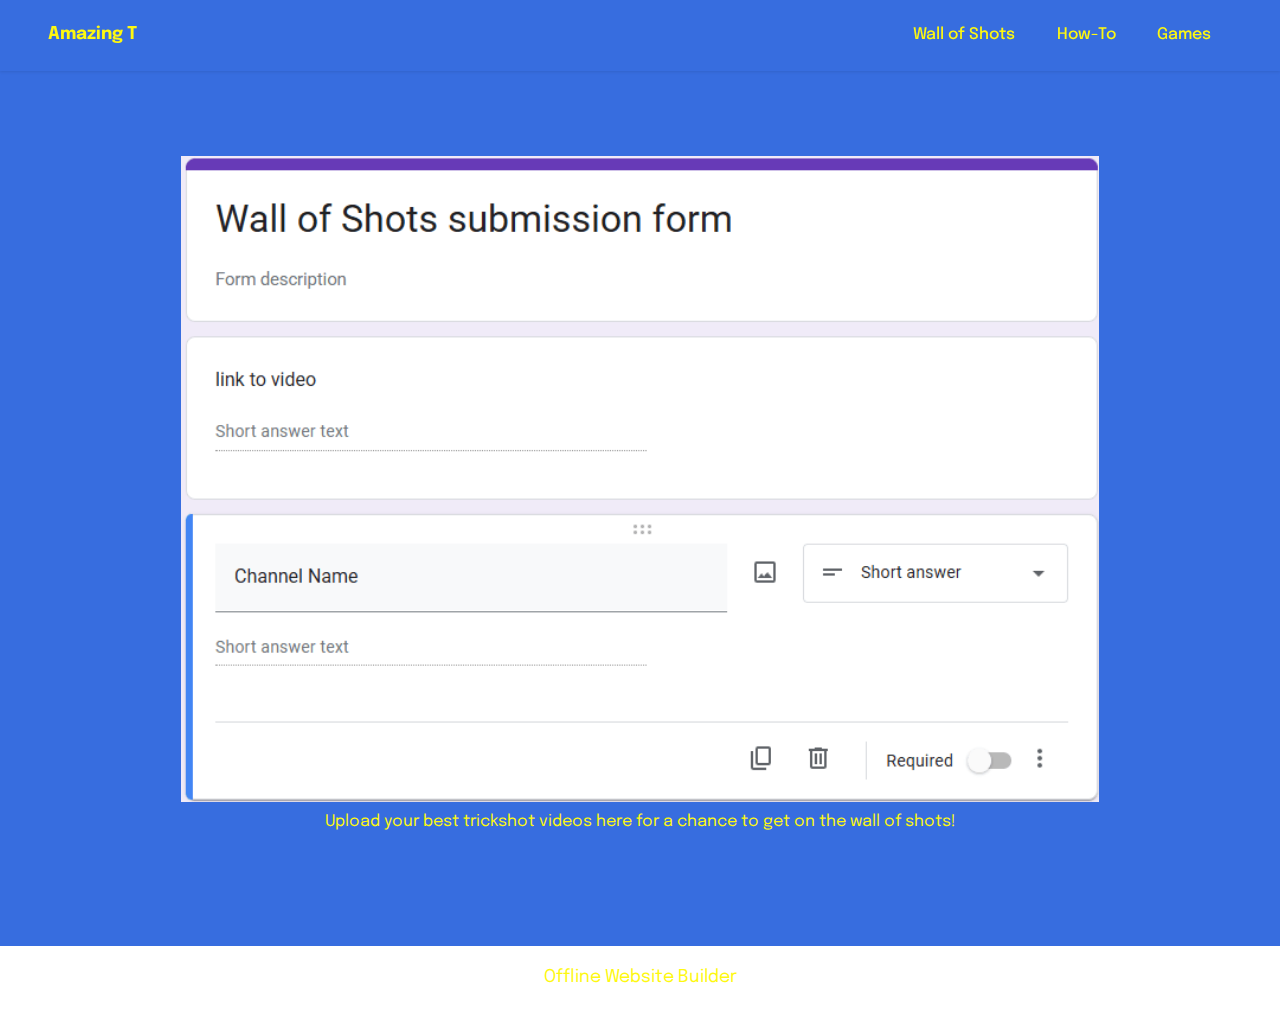
<file: index.html>
<!DOCTYPE html>
<html  >
<head>
  <!-- Site made with Mobirise Website Builder v6.0.5, https://mobirise.com -->
  <meta charset="UTF-8">
  <meta http-equiv="X-UA-Compatible" content="IE=edge">
  <meta name="generator" content="Mobirise v6.0.5, mobirise.com">
  <meta name="viewport" content="width=device-width, initial-scale=1, minimum-scale=1">
  <link rel="shortcut icon" href="assets/images/logo.png" type="image/x-icon">
  <meta name="description" content="">
  
  
  <title>Home</title>
  <link rel="stylesheet" href="assets/bootstrap/css/bootstrap.min.css">
  <link rel="stylesheet" href="assets/bootstrap/css/bootstrap-grid.min.css">
  <link rel="stylesheet" href="assets/bootstrap/css/bootstrap-reboot.min.css">
  <link rel="stylesheet" href="assets/dropdown/css/style.css">
  <link rel="stylesheet" href="assets/socicon/css/styles.css">
  <link rel="stylesheet" href="assets/theme/css/style.css">
  <link rel="preload" href="https://fonts.googleapis.com/css?family=Epilogue:100,200,300,400,500,600,700,800,900,100i,200i,300i,400i,500i,600i,700i,800i,900i&display=swap" as="style" onload="this.onload=null;this.rel='stylesheet'">
  <noscript><link rel="stylesheet" href="https://fonts.googleapis.com/css?family=Epilogue:100,200,300,400,500,600,700,800,900,100i,200i,300i,400i,500i,600i,700i,800i,900i&display=swap"></noscript>
  <link rel="preload" as="style" href="assets/mobirise/css/mbr-additional.css?v=0eSsZm"><link rel="stylesheet" href="assets/mobirise/css/mbr-additional.css?v=0eSsZm" type="text/css">

  
  
  
</head>
<body>
  
  <section data-bs-version="5.1" class="menu menu1 cid-sFGzlAXw3z" once="menu" id="menu1-2">
    

    <nav class="navbar navbar-dropdown navbar-fixed-top navbar-expand-lg">
        <div class="container-fluid">
            <div class="navbar-brand">
                
                <span class="navbar-caption-wrap"><a class="navbar-caption text-secondary display-7" href="https://mobiri.se">Amazing T</a></span>
            </div>
            <button class="navbar-toggler" type="button" data-toggle="collapse" data-bs-toggle="collapse" data-target="#navbarSupportedContent" data-bs-target="#navbarSupportedContent" aria-controls="navbarNavAltMarkup" aria-expanded="false" aria-label="Toggle navigation">
                <div class="hamburger">
                    <span></span>
                    <span></span>
                    <span></span>
                    <span></span>
                </div>
            </button>
            <div class="collapse navbar-collapse" id="navbarSupportedContent">
                <ul class="navbar-nav nav-dropdown nav-right" data-app-modern-menu="true"><li class="nav-item"><a class="nav-link link text-danger text-primary display-4" href="index.html"></a></li><li class="nav-item"><a class="nav-link link text-danger text-primary display-4" href="index.html">Wall of Shots</a></li><li class="nav-item"><a class="nav-link link text-danger text-primary display-4" href="page2.html">How-To</a></li><li class="nav-item"><a class="nav-link link text-danger text-primary display-4" href="page1.html">Games</a></li></ul>
                
                
            </div>
        </div>
    </nav>
</section>

<section data-bs-version="5.1" class="image3 cid-uLAzSRp2cg" id="image3-4x">
    

    
    

    <div class="container">
        <div class="row justify-content-center">
            <div class="col-12 col-lg-10">
                <div class="image-wrapper">
                    <img src="assets/images/screenshot202025-05-1820094336-775x545.png" alt="Mobirise Website Builder">
                    <p class="mbr-description mbr-fonts-style mt-2 align-center display-4">Upload your best trickshot videos here for a chance to get on the wall of shots!</p>
                </div>
            </div>
        </div>
    </div>
</section><section class="display-7" style="padding: 0;align-items: center;justify-content: center;flex-wrap: wrap;    align-content: center;display: flex;position: relative;height: 4rem;"><a href="https://mobiri.se/3097255" style="flex: 1 1;height: 4rem;position: absolute;width: 100%;z-index: 1;"><img alt="" style="height: 4rem;" src="[data-uri]"></a><p style="margin: 0;text-align: center;" class="display-7">&#8204;</p><a style="z-index:1" href="https://mobirise.com/offline-website-builder.html">Offline Website Builder</a></section><script src="assets/bootstrap/js/bootstrap.bundle.min.js"></script>  <script src="assets/smoothscroll/smooth-scroll.js"></script>  <script src="assets/ytplayer/index.js"></script>  <script src="assets/dropdown/js/navbar-dropdown.js"></script>  <script src="assets/theme/js/script.js"></script>  
  
  
</body>
</html>
</file>
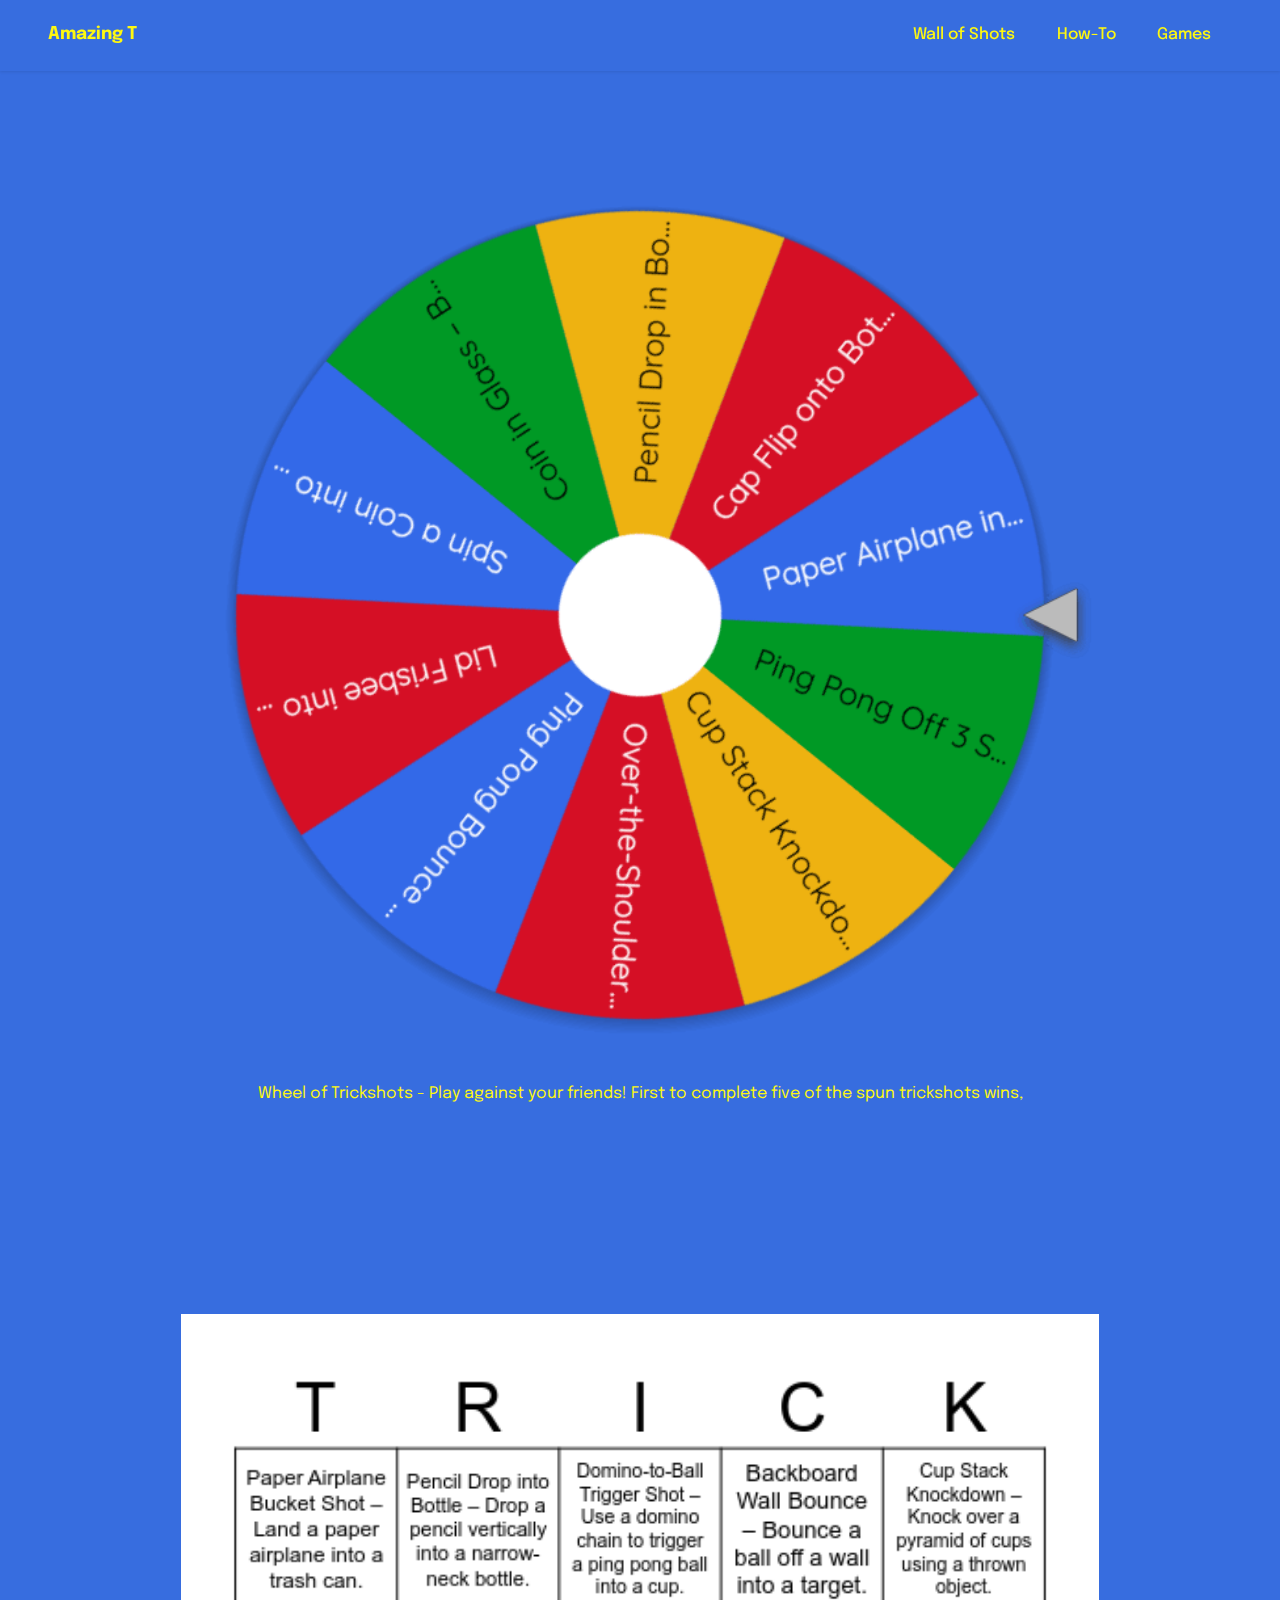
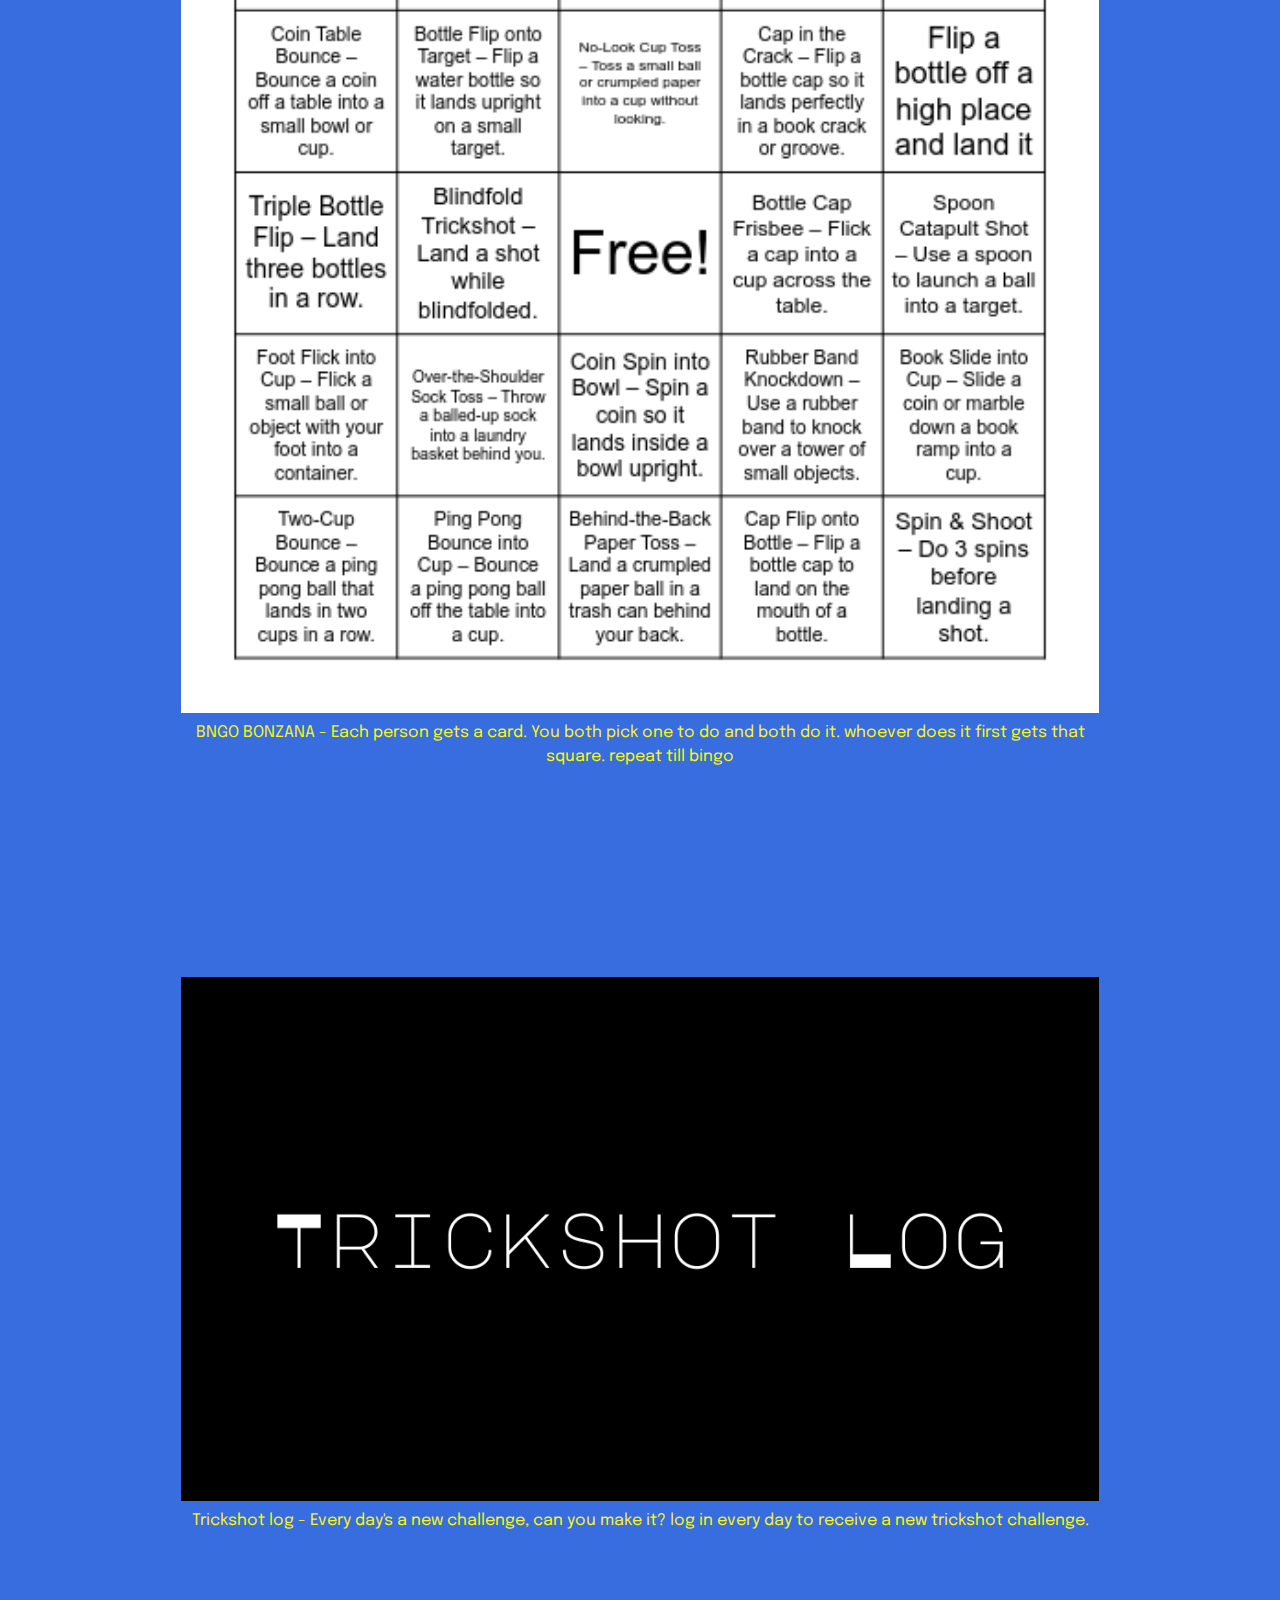
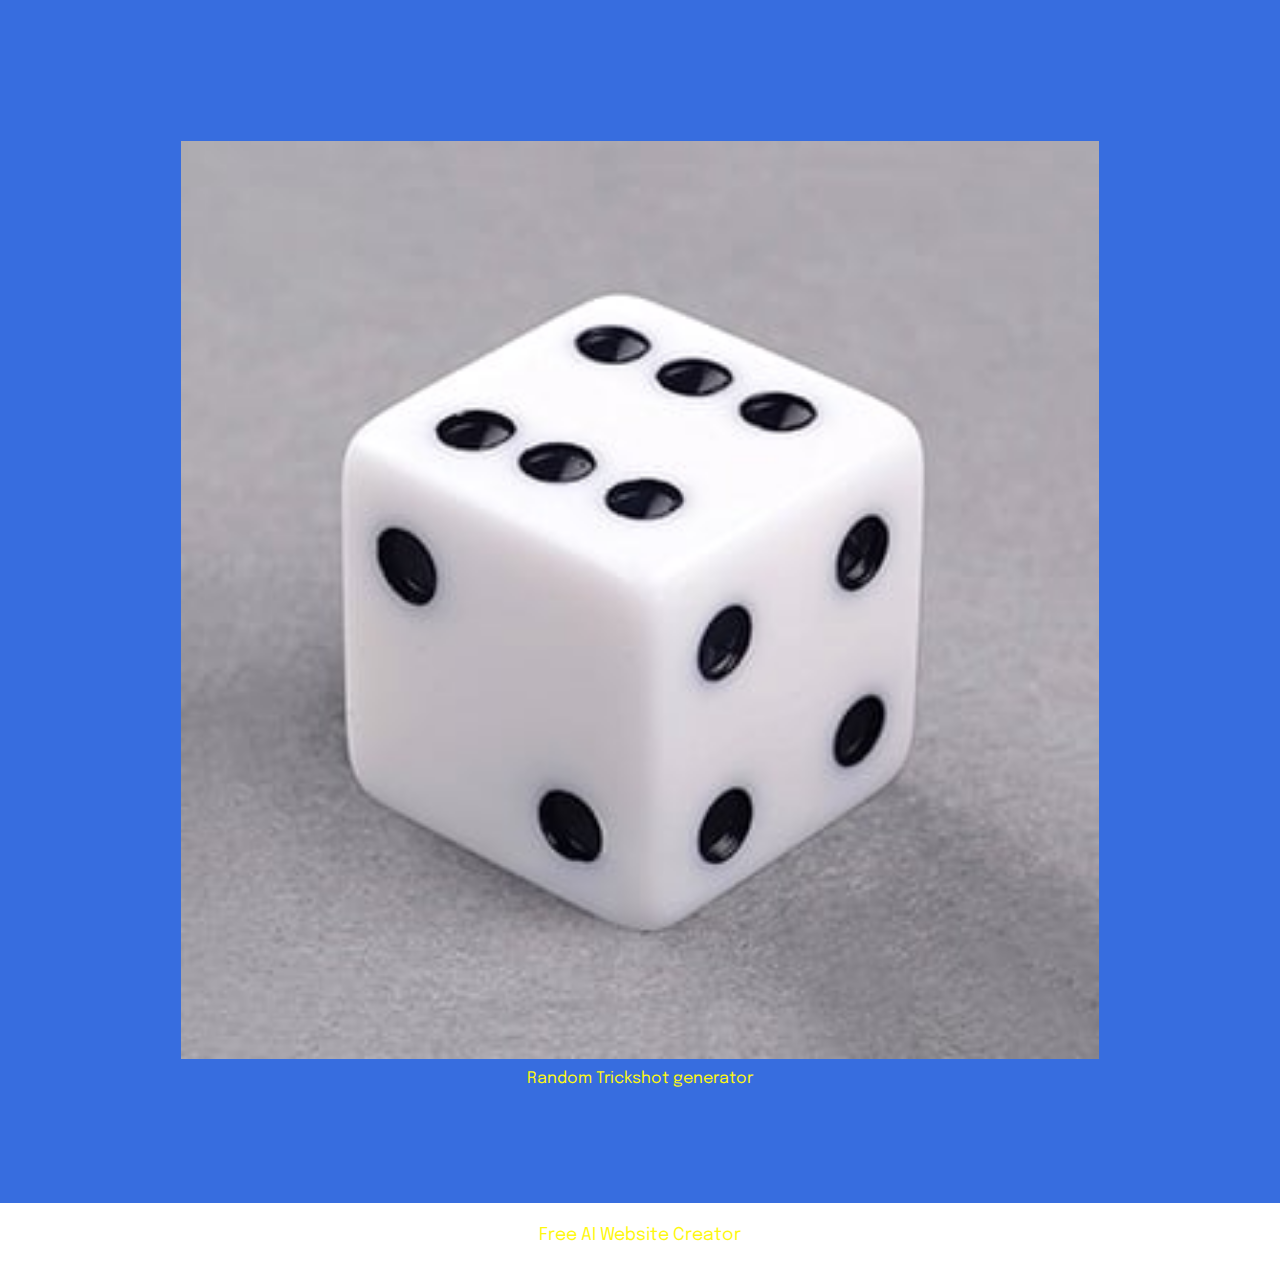
<file: page1.html>
<!DOCTYPE html>
<html  >
<head>
  <!-- Site made with Mobirise Website Builder v6.0.5, https://mobirise.com -->
  <meta charset="UTF-8">
  <meta http-equiv="X-UA-Compatible" content="IE=edge">
  <meta name="generator" content="Mobirise v6.0.5, mobirise.com">
  <meta name="viewport" content="width=device-width, initial-scale=1, minimum-scale=1">
  <link rel="shortcut icon" href="assets/images/logo.png" type="image/x-icon">
  <meta name="description" content="">
  
  
  <title>Games</title>
  <link rel="stylesheet" href="assets/bootstrap/css/bootstrap.min.css">
  <link rel="stylesheet" href="assets/bootstrap/css/bootstrap-grid.min.css">
  <link rel="stylesheet" href="assets/bootstrap/css/bootstrap-reboot.min.css">
  <link rel="stylesheet" href="assets/dropdown/css/style.css">
  <link rel="stylesheet" href="assets/socicon/css/styles.css">
  <link rel="stylesheet" href="assets/theme/css/style.css">
  <link rel="preload" href="https://fonts.googleapis.com/css?family=Epilogue:100,200,300,400,500,600,700,800,900,100i,200i,300i,400i,500i,600i,700i,800i,900i&display=swap" as="style" onload="this.onload=null;this.rel='stylesheet'">
  <noscript><link rel="stylesheet" href="https://fonts.googleapis.com/css?family=Epilogue:100,200,300,400,500,600,700,800,900,100i,200i,300i,400i,500i,600i,700i,800i,900i&display=swap"></noscript>
  <link rel="preload" as="style" href="assets/mobirise/css/mbr-additional.css?v=RnoZZa"><link rel="stylesheet" href="assets/mobirise/css/mbr-additional.css?v=RnoZZa" type="text/css">

  
  
  
</head>
<body>
  
  <section data-bs-version="5.1" class="menu menu1 cid-sFGzlAXw3z" once="menu" id="menu1-u">
    

    <nav class="navbar navbar-dropdown navbar-fixed-top navbar-expand-lg">
        <div class="container-fluid">
            <div class="navbar-brand">
                
                <span class="navbar-caption-wrap"><a class="navbar-caption text-secondary display-7" href="https://mobiri.se">Amazing T</a></span>
            </div>
            <button class="navbar-toggler" type="button" data-toggle="collapse" data-bs-toggle="collapse" data-target="#navbarSupportedContent" data-bs-target="#navbarSupportedContent" aria-controls="navbarNavAltMarkup" aria-expanded="false" aria-label="Toggle navigation">
                <div class="hamburger">
                    <span></span>
                    <span></span>
                    <span></span>
                    <span></span>
                </div>
            </button>
            <div class="collapse navbar-collapse" id="navbarSupportedContent">
                <ul class="navbar-nav nav-dropdown nav-right" data-app-modern-menu="true"><li class="nav-item"><a class="nav-link link text-danger text-primary display-4" href="index.html"></a></li><li class="nav-item"><a class="nav-link link text-danger text-primary display-4" href="index.html">Wall of Shots</a></li><li class="nav-item"><a class="nav-link link text-danger text-primary display-4" href="page2.html">How-To</a></li><li class="nav-item"><a class="nav-link link text-danger text-primary display-4" href="page1.html">Games</a></li></ul>
                
                
            </div>
        </div>
    </nav>
</section>

<section data-bs-version="5.1" class="image3 cid-uLoPzSfAda" id="image3-v">
    

    
    

    <div class="container">
        <div class="row justify-content-center">
            <div class="col-12 col-lg-10">
                <div class="image-wrapper">
                    <a href="https://wheelofnames.com/mbp-8jt" target="_blank"><img src="assets/images/download201-700x700.png" alt="Mobirise Website Builder"></a>
                    <p class="mbr-description mbr-fonts-style mt-2 align-center display-4">Wheel of Trickshots - Play against your friends! First to complete five of the spun trickshots wins,</p>
                </div>
            </div>
        </div>
    </div>
</section>

<section data-bs-version="5.1" class="image3 cid-uLoReLy2NP" id="image3-w">
    

    
    

    <div class="container">
        <div class="row justify-content-center">
            <div class="col-12 col-lg-10">
                <div class="image-wrapper">
                    <a href="https://bingobaker.com/view/8953108" target="_blank"><img src="assets/images/trickshot-challenge-500x544.png" alt="Mobirise Website Builder"></a>
                    <p class="mbr-description mbr-fonts-style mt-2 align-center display-4">BNGO BONZANA - Each person gets a card. You both pick one to do and both do it. whoever does it first gets that square. repeat till bingo</p>
                </div>
            </div>
        </div>
    </div>
</section>

<section data-bs-version="5.1" class="image3 cid-uLoReVdRhy" id="image3-x">
    

    
    

    <div class="container">
        <div class="row justify-content-center">
            <div class="col-12 col-lg-10">
                <div class="image-wrapper">
                    <a href="https://sites.google.com/view/trickshotlog/home"><img src="assets/images/trickshot20log-1050x600.png" alt="Mobirise Website Builder"></a>
                    <p class="mbr-description mbr-fonts-style mt-2 align-center display-4">Trickshot log - Every day's a new challenge, can you make it? log in every day to receive a new trickshot challenge.</p>
                </div>
            </div>
        </div>
    </div>
</section>

<section data-bs-version="5.1" class="image3 cid-uLyFj5v0fn" id="image3-1t">
    

    
    

    <div class="container">
        <div class="row justify-content-center">
            <div class="col-12 col-lg-10">
                <div class="image-wrapper">
                    <a href="https://www.randomlists.com/random-picker?items=Ping+pong+ball+into+a+red+solo+cup+from+across+the+room+%E2%80%94+lands+after+a+single+bounce.%0A%0APencil+bounced+off+a+notebook+into+a+pencil+holder+%E2%80%94+uses+notebook+angle+for+deflection.%0A%0AMarble+rolled+down+a+ruler+into+a+cup+%E2%80%94+uses+incline+for+momentum.%0A%0ACoin+tossed+into+a+narrow+bottle+opening+%E2%80%94+requires+steady+aim.%0A%0APlaying+card+flipped+into+a+watermelon+slice+%E2%80%94+sticks+edge-first.%0A%0APing+pong+ball+balanced+onto+an+upside-down+spoon+%E2%80%94+lands+and+stays.%0A%0ASuperball+bounced+off+two+walls+into+a+bucket+%E2%80%94+hits+angles+to+redirect.%0A%0ACoin+rolled+across+a+table+into+a+matchbox+%E2%80%94+glides+into+slot.%0A%0APaper+ball+dropped+into+a+trash+can+while+blindfolded+%E2%80%94+lands+by+memory.%0A%0AToothpick+flicked+into+a+block+of+styrofoam+%E2%80%94+sticks+on+contact.%0A%0AStraw+blown+into+an+upright+cup+%E2%80%94+guided+by+breath+control.%0A%0ARubber+band+snapped+at+a+bottle+cap+%E2%80%94+knocks+it+over.%0A%0APing+pong+ball+thrown+to+knock+down+dominoes+%E2%80%94+triggers+chain+reaction.%0A%0ASpoon+catapult+flings+a+marshmallow+into+a+mug+%E2%80%94+arcs+through+air.%0A%0ACD+spun+and+lands+standing+upright+%E2%80%94+balances+on+edge.%0A%0ABottle+cap+flicked+into+a+small+dish+%E2%80%94+skips+before+landing.%0A%0ACrayon+rolled+off+a+table+into+a+shoe+%E2%80%94+drops+neatly+inside.%0A%0APaper+airplane+flown+into+a+narrow+box+%E2%80%94+glides+directly+in.%0A%0ACoin+bounced+off+floor+into+a+teacup+%E2%80%94+high+arc+and+bounce.%0A%0AEraser+flicked+into+a+glass+jar+%E2%80%94+arcs+over+edge.%0A%0ASpoon+launched+rubber+band+lands+in+bowl+%E2%80%94+curves+mid-air.%0A%0ADice+tossed+onto+sticky+tape+on+a+wall+%E2%80%94+sticks+and+stays.%0A%0AToilet+paper+tube+rolled+to+trap+a+rolling+marble+%E2%80%94+catches+at+end.%0A%0APaper+clip+flicked+into+a+bowl+of+water+%E2%80%94+floats+on+surface.%0A%0ATable+tennis+ball+bounced+off+pan+into+cup+%E2%80%94+uses+rebound.%0A%0ASmall+rubber+duck+floated+into+target+zone+%E2%80%94+guided+by+blowing.%0A%0AGummy+bear+catapulted+by+spoon+into+a+box+%E2%80%94+soft+landing.%0A%0AChapstick+rolled+along+edge+into+drawer+%E2%80%94+falls+in+perfectly.%0A%0APing+pong+ball+bounced+off+book+spine+into+cup+%E2%80%94+two-surface+trick.%0A%0APlaying+card+flicked+through+hanging+string+loop+%E2%80%94+threads+cleanly.%0A%0AStacked+coins+knocked+over+by+a+pencil+flick+%E2%80%94+falls+precisely.%0A%0AShoe+flipped+to+land+upright+%E2%80%94+boot+toss+trick.%0A%0ABalloon+popped+with+dart+through+a+hoop+%E2%80%94+targets+both.%0A%0AMarble+dropped+through+three+stacked+cups+%E2%80%94+lands+in+bottom.%0A%0ACoin+spun+into+a+standing+shot+glass+%E2%80%94+keeps+spinning+until+inside.%0A%0APing+pong+ball+ricocheted+off+three+surfaces+into+bucket+%E2%80%94+bank+shot.%0A%0APost-it+note+flicked+to+stick+on+a+wall+target+%E2%80%94+lands+in+circle.%0A%0APencil+tossed+into+pencil+sharpener+%E2%80%94+lands+eraser-first.%0A%0AStraw+wrapper+flicked+into+a+trash+cup+%E2%80%94+slides+mid-air.%0A%0ACup+flipped+and+lands+upright+%E2%80%94+cup+flip+challenge.%0A%0ABottle+cap+dropped+from+height+into+a+mug+%E2%80%94+falls+cleanly+inside.%0A%0AMarker+cap+flicked+back+onto+marker+%E2%80%94+clips+on+perfectly.%0A%0AEraser+bounced+off+a+ruler+ramp+into+a+box+%E2%80%94+trick+ramp+shot.%0A%0APing+pong+ball+dropped+into+a+funnel+and+out+to+a+cup+%E2%80%94+gravity+assist.%0A%0ADice+bounced+off+frying+pan+into+a+bowl+%E2%80%94+metal+rebound.%0A%0APlastic+spoon+catapult+launches+jellybean+into+jar+%E2%80%94+arcs+high.%0A%0AButton+flicked+into+small+Tupperware+container+%E2%80%94+snaps+in.%0A%0ARubber+band+shot+to+knock+down+mini+cans+%E2%80%94+precise+aim.%0A%0APaper+airplane+thrown+through+hoop+%E2%80%94+direct+flight.%0A%0ABead+rolled+into+a+Lego+cup+%E2%80%94+tiny+target.%0A%0ASoda+tab+flipped+into+a+cup+lid+hole+%E2%80%94+tiny+fit.%0A%0ACoin+flipped+and+lands+standing+on+its+edge+%E2%80%94+balance+trick.%0A%0AShoelace+flipped+and+lands+coiled+in+a+bowl+%E2%80%94+perfect+drop.%0A%0APlaying+card+thrown+to+split+a+paper+towel+roll+%E2%80%94+slice+shot.%0A%0ABattery+rolled+into+empty+tube+%E2%80%94+stops+mid-way.%0A%0APing+pong+ball+floated+into+bowl+using+a+hair+dryer+%E2%80%94+air+lift.%0A%0AStaple+tossed+into+stapler+tray+%E2%80%94+lands+perfectly.%0A%0AToothpick+thrown+into+apple+%E2%80%94+sticks+and+stays.%0A%0AMarble+rolled+through+toilet+paper+rolls+into+a+jar+%E2%80%94+straight+shot.%0A%0APen+cap+bounced+off+desk+into+drawer+%E2%80%94+controlled+angle.%0A%0ARubber+band+fired+through+hanging+rings+%E2%80%94+multiple+targets.%0A%0APlastic+lid+spun+onto+bottle+%E2%80%94+lands+and+spins.%0A%0AStraw+wrapper+flicked+to+knock+over+mini+bottle+%E2%80%94+aim+and+flick.%0A%0ACup+flipped+onto+upside-down+bottle+%E2%80%94+balances+in+place.%0A%0ABouncy+ball+bounced+into+colander+%E2%80%94+gets+trapped+inside.%0A%0ACrayons+dropped+through+hanging+hoops+into+box+%E2%80%94+trick+fall.%0A%0APing+pong+ball+rolled+along+ruler+and+flips+into+cup+%E2%80%94+rolling+drop.%0A%0ACoin+skipped+off+book+cover+into+jar+%E2%80%94+ricochet+angle.%0A%0ASticker+tossed+to+land+stuck+on+whiteboard+%E2%80%94+spins+to+stick.%0A%0AChopstick+thrown+into+standing+paper+towel+roll+%E2%80%94+sticks+in+core.%0A%0AMarker+rolled+into+closed+drawer+opening+%E2%80%94+slides+in+quietly.%0A%0AToothpick+flipped+through+a+straw+and+lands+in+box+%E2%80%94+guided+flight.%0A%0AMarble+bounced+off+mirror+into+plastic+cup+%E2%80%94+reflective+angle.%0A%0APlaying+card+glided+into+book+page+crease+%E2%80%94+perfectly+wedged.%0A%0ASpoon+balanced+and+flipped+to+land+in+cup+%E2%80%94+arc+balance.%0A%0APencil+flung+into+pencil+box+from+distance+%E2%80%94+direct+launch.%0A%0ADice+bounced+off+cardboard+ramp+into+a+tin+%E2%80%94+rebound+shot.%0A%0APaper+ball+tossed+through+small+window+gap+%E2%80%94+precise+toss.%0A%0ALego+brick+flipped+into+other+Lego+pieces+%E2%80%94+fits+together.%0A%0ABottle+cap+bounced+off+pan+into+pot+%E2%80%94+double+metal+trick.%0A%0ACoin+thrown+to+land+on+bottle+cap+%E2%80%94+stacks+perfectly.%0A%0AStaple+flicked+into+paper+stack+%E2%80%94+embeds+in+place.%0A%0AToothpick+launched+to+land+in+an+olive+%E2%80%94+food+target.%0A%0ARubber+band+shot+to+pop+bubble+wrap+square+%E2%80%94+aim+and+pop.%0A%0APing+pong+ball+dropped+through+stack+of+funnels+%E2%80%94+triple+pass.%0A%0ABalloon+bounced+off+fan+into+a+box+%E2%80%94+redirected+airflow.%0A%0ABouncy+ball+skipped+off+two+pans+into+a+container+%E2%80%94+double+skip.%0A%0ACoin+flipped+through+finger+ring+into+bowl+%E2%80%94+narrow+passage.%0A%0ASponge+flicked+into+a+sink+%E2%80%94+soft+landing.%0A%0APaper+plane+glided+into+mailbox+slot+%E2%80%94+controlled+descent.%0A%0ASmall+ball+bounced+through+hanging+loops+into+cup+%E2%80%94+hoop+target.%0A%0ATape+roll+tossed+to+land+upright+%E2%80%94+rolls+and+stands.%0A%0ABottle+cap+rolled+up+ramp+and+into+cup+%E2%80%94+uphill+trick.%0A%0AToothpick+spun+on+table+and+stops+in+box+%E2%80%94+directional+spin.%0A%0ACrayon+flicked+off+table+edge+into+mug+%E2%80%94+gravity+flick.%0A%0APing+pong+ball+spun+in+bowl+and+bounces+into+cup+%E2%80%94+momentum+control.%0A%0AChopstick+tossed+into+a+narrow+box+slot+%E2%80%94+slim+target.%0A%0ACoin+bounced+off+spatula+into+a+glass+%E2%80%94+metal+rebound.%0A%0APaper+plane+thrown+to+land+on+flat+notebook+%E2%80%94+precision+glide.%0A%0APlastic+spoon+launched+to+land+back+in+drawer+%E2%80%94+return+shot.%0A%0AButton+flicked+into+small+box+from+distance+%E2%80%94+accuracy+test.%0A%0APaper+ball+bounced+off+open+book+into+wastebasket+%E2%80%94+curved+fall.%0A%0ACoin+dropped+between+stacked+glasses+into+the+middle+%E2%80%94+tight+fit.%0A%0APing+pong+ball+blown+into+cup+by+fan+%E2%80%94+airpower+precision.%0A%0AToothpick+flicked+to+land+balanced+on+cup+rim+%E2%80%94+delicate+placement.%0A%0ACoin+thrown+to+land+heads-up+in+a+spinning+top+%E2%80%94+stacked+motion."><img src="assets/images/fi-8807-320x320.jpg" alt="Mobirise Website Builder"></a>
                    <p class="mbr-description mbr-fonts-style mt-2 align-center display-4">Random Trickshot generator</p>
                </div>
            </div>
        </div>
    </div>
</section><section class="display-7" style="padding: 0;align-items: center;justify-content: center;flex-wrap: wrap;    align-content: center;display: flex;position: relative;height: 4rem;"><a href="https://mobiri.se/3097255" style="flex: 1 1;height: 4rem;position: absolute;width: 100%;z-index: 1;"><img alt="" style="height: 4rem;" src="[data-uri]"></a><p style="margin: 0;text-align: center;" class="display-7">&#8204;</p><a style="z-index:1" href="https://mobirise.com/builder/ai-website-creator.html">Free AI Website Creator</a></section><script src="assets/bootstrap/js/bootstrap.bundle.min.js"></script>  <script src="assets/smoothscroll/smooth-scroll.js"></script>  <script src="assets/ytplayer/index.js"></script>  <script src="assets/dropdown/js/navbar-dropdown.js"></script>  <script src="assets/theme/js/script.js"></script>  
  
  
</body>
</html>
</file>
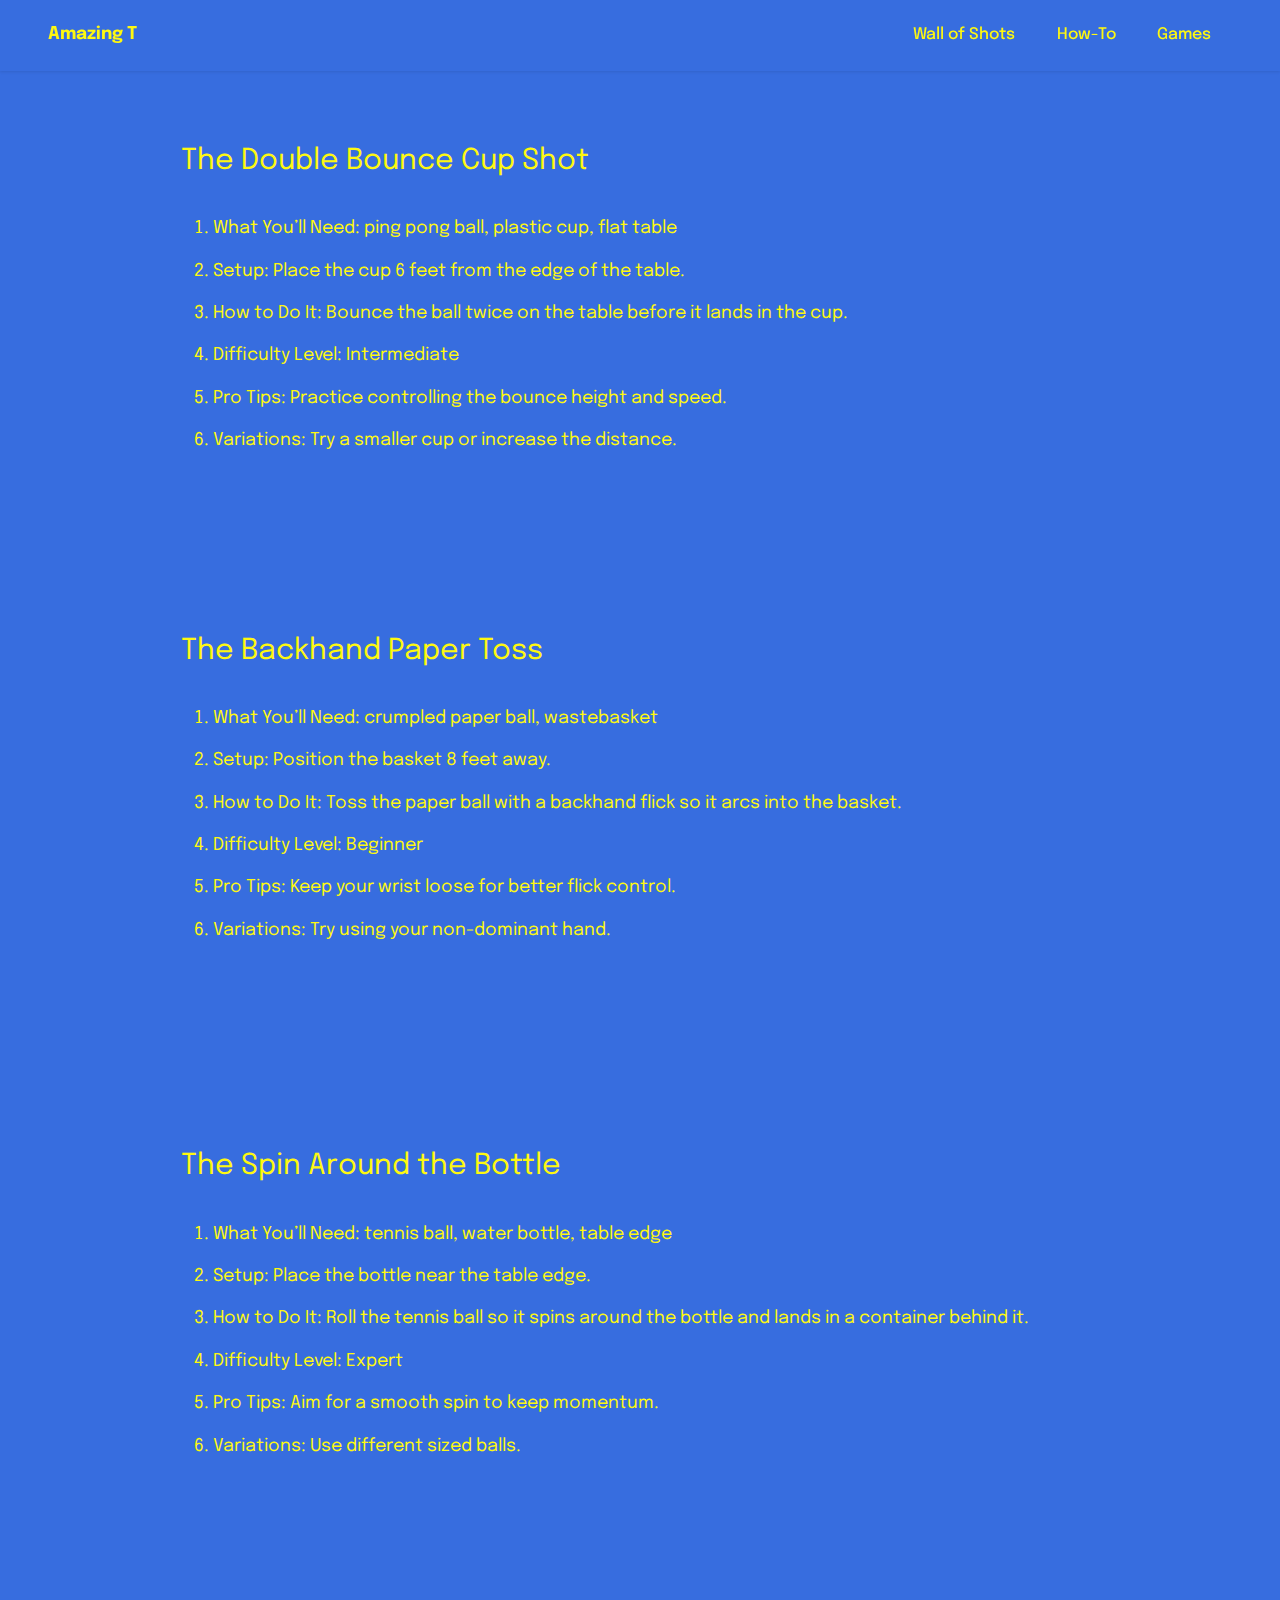
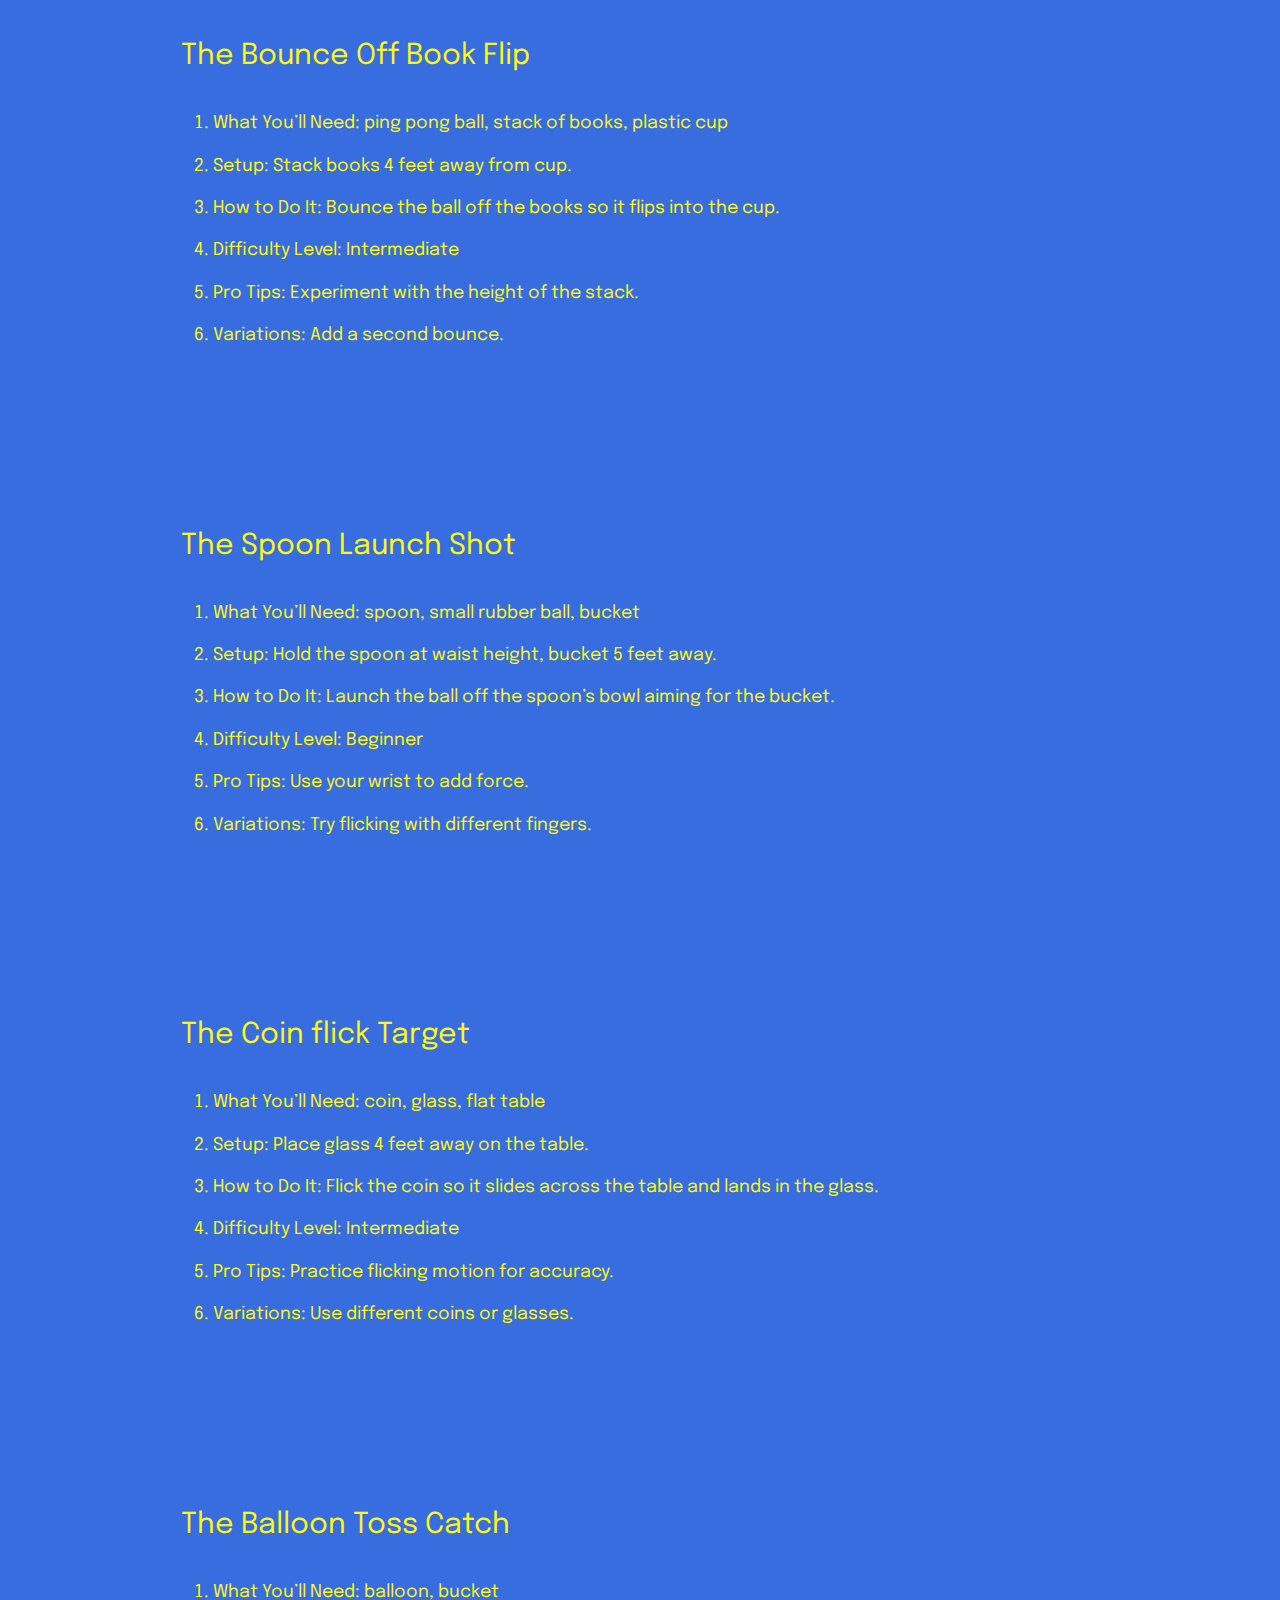
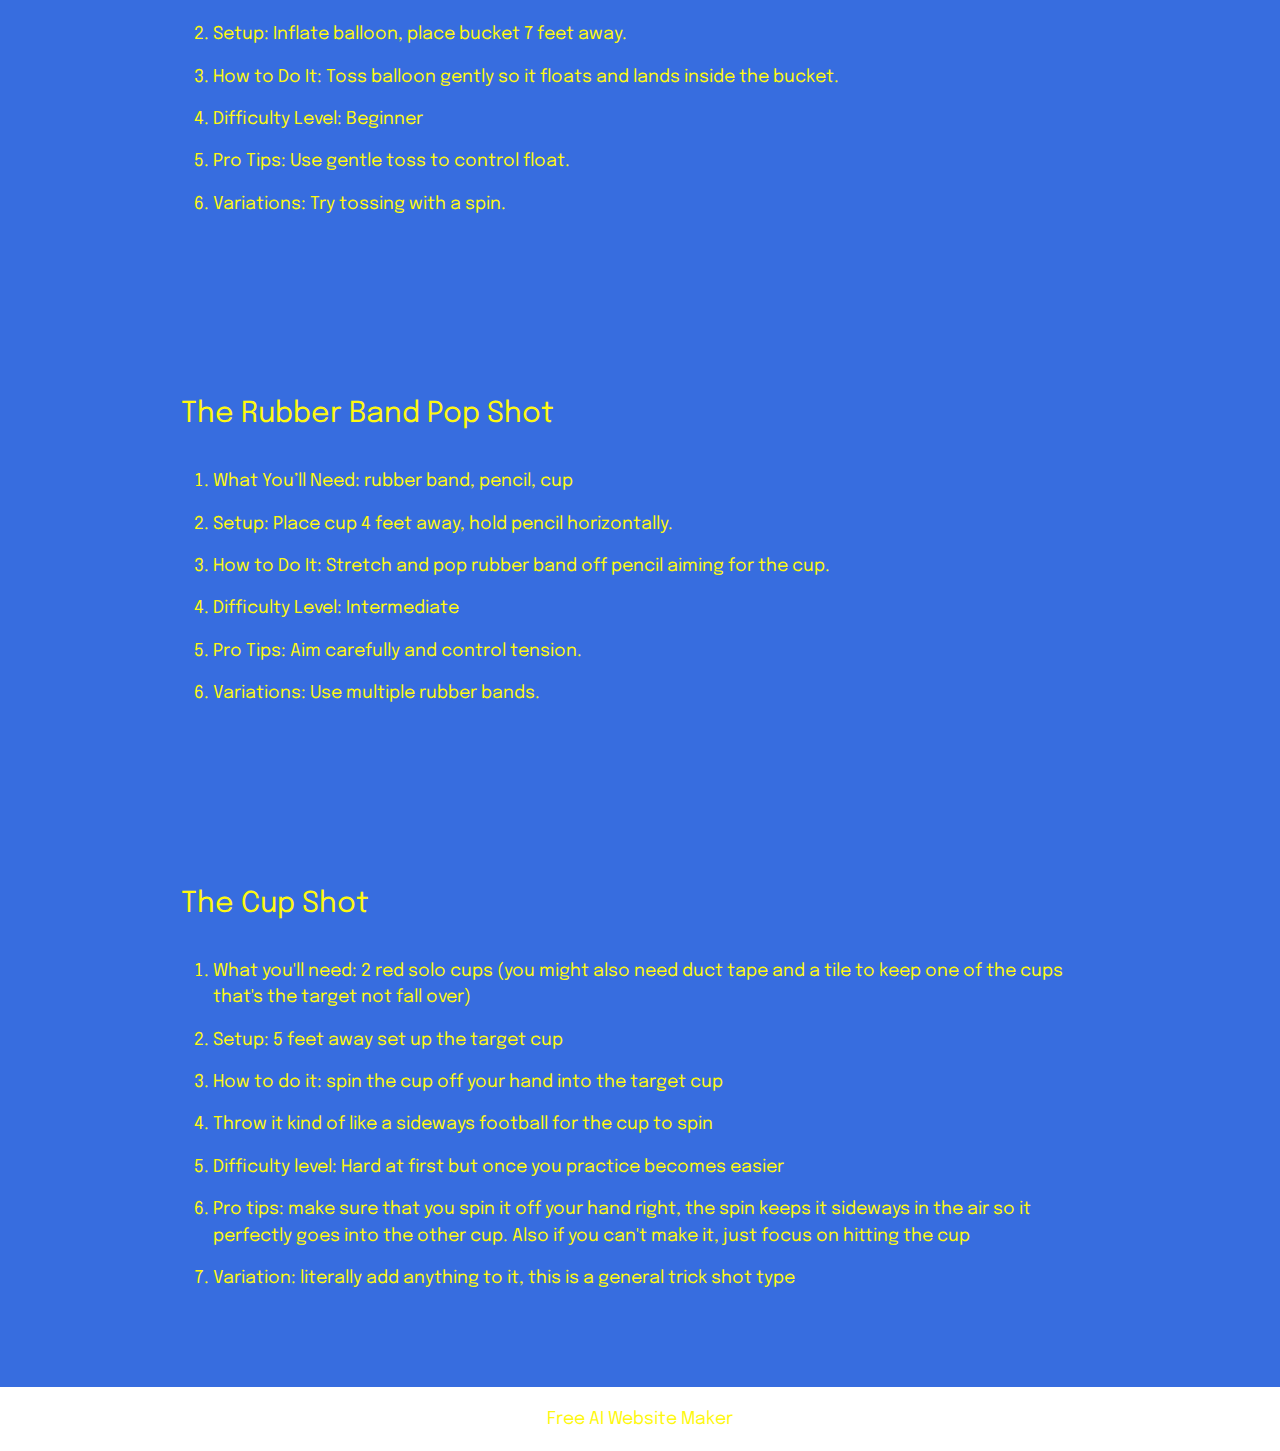
<file: page2.html>
<!DOCTYPE html>
<html  >
<head>
  <!-- Site made with Mobirise Website Builder v6.0.5, https://mobirise.com -->
  <meta charset="UTF-8">
  <meta http-equiv="X-UA-Compatible" content="IE=edge">
  <meta name="generator" content="Mobirise v6.0.5, mobirise.com">
  <meta name="viewport" content="width=device-width, initial-scale=1, minimum-scale=1">
  <link rel="shortcut icon" href="assets/images/logo.png" type="image/x-icon">
  <meta name="description" content="">
  
  
  <title>howwe to</title>
  <link rel="stylesheet" href="assets/bootstrap/css/bootstrap.min.css">
  <link rel="stylesheet" href="assets/bootstrap/css/bootstrap-grid.min.css">
  <link rel="stylesheet" href="assets/bootstrap/css/bootstrap-reboot.min.css">
  <link rel="stylesheet" href="assets/dropdown/css/style.css">
  <link rel="stylesheet" href="assets/socicon/css/styles.css">
  <link rel="stylesheet" href="assets/theme/css/style.css">
  <link rel="preload" href="https://fonts.googleapis.com/css?family=Epilogue:100,200,300,400,500,600,700,800,900,100i,200i,300i,400i,500i,600i,700i,800i,900i&display=swap" as="style" onload="this.onload=null;this.rel='stylesheet'">
  <noscript><link rel="stylesheet" href="https://fonts.googleapis.com/css?family=Epilogue:100,200,300,400,500,600,700,800,900,100i,200i,300i,400i,500i,600i,700i,800i,900i&display=swap"></noscript>
  <link rel="preload" as="style" href="assets/mobirise/css/mbr-additional.css?v=t8FQ8i"><link rel="stylesheet" href="assets/mobirise/css/mbr-additional.css?v=t8FQ8i" type="text/css">

  
  
  
</head>
<body>
  
  <section data-bs-version="5.1" class="menu menu1 cid-sFGzlAXw3z" once="menu" id="menu1-z">
    

    <nav class="navbar navbar-dropdown navbar-fixed-top navbar-expand-lg">
        <div class="container-fluid">
            <div class="navbar-brand">
                
                <span class="navbar-caption-wrap"><a class="navbar-caption text-secondary display-7" href="https://mobiri.se">Amazing T</a></span>
            </div>
            <button class="navbar-toggler" type="button" data-toggle="collapse" data-bs-toggle="collapse" data-target="#navbarSupportedContent" data-bs-target="#navbarSupportedContent" aria-controls="navbarNavAltMarkup" aria-expanded="false" aria-label="Toggle navigation">
                <div class="hamburger">
                    <span></span>
                    <span></span>
                    <span></span>
                    <span></span>
                </div>
            </button>
            <div class="collapse navbar-collapse" id="navbarSupportedContent">
                <ul class="navbar-nav nav-dropdown nav-right" data-app-modern-menu="true"><li class="nav-item"><a class="nav-link link text-danger text-primary display-4" href="index.html"></a></li><li class="nav-item"><a class="nav-link link text-danger text-primary display-4" href="index.html">Wall of Shots</a></li><li class="nav-item"><a class="nav-link link text-danger text-primary display-4" href="page2.html">How-To</a></li><li class="nav-item"><a class="nav-link link text-danger text-primary display-4" href="page1.html">Games</a></li></ul>
                
                
            </div>
        </div>
    </nav>
</section>

<section data-bs-version="5.1" class="content9 cid-uLyxppryO7" id="content9-1p">
    

    <div class="container">
        <div class="row justify-content-center">
            <div class="counter-container col-md-12 col-lg-10">
                <h4 class="mbr-section-title mbr-fonts-style mb-4 display-5">The Double Bounce Cup Shot</h4>
                <div class="mbr-text mbr-fonts-style display-7">
                    <ol>
                        <li><span style="font-size: 1.1rem;">What You’ll Need: ping pong ball, plastic cup, flat table</span><br></li><li>Setup: Place the cup 6 feet from the edge of the table.
</li><li>How to Do It: Bounce the ball twice on the table before it lands in the cup.
</li><li>Difficulty Level: Intermediate
</li><li>Pro Tips: Practice controlling the bounce height and speed.
</li><li>Variations: Try a smaller cup or increase the distance.</li>
                    </ol>
                </div>
            </div>
        </div>
    </div>
</section>

<section data-bs-version="5.1" class="content9 cid-uLyxpBNP8p" id="content9-1q">
    

    <div class="container">
        <div class="row justify-content-center">
            <div class="counter-container col-md-12 col-lg-10">
                <h4 class="mbr-section-title mbr-fonts-style mb-4 display-5">The Backhand Paper Toss</h4>
                <div class="mbr-text mbr-fonts-style display-7">
                    <ol>
                        <li>What You’ll Need: crumpled paper ball, wastebasket&nbsp;</li><li>Setup: Position the basket 8 feet away.</li><li>How to Do It: Toss the paper ball with a backhand flick so it arcs into the basket.</li><li>Difficulty Level: Beginner</li><li>Pro Tips: Keep your wrist loose for better flick control.</li><li>Variations: Try using your non-dominant hand.<br><br></li>
                    </ol>
                </div>
            </div>
        </div>
    </div>
</section>

<section data-bs-version="5.1" class="content9 cid-uLyxpIAo3n" id="content9-1r">
    

    <div class="container">
        <div class="row justify-content-center">
            <div class="counter-container col-md-12 col-lg-10">
                <h4 class="mbr-section-title mbr-fonts-style mb-4 display-5">The Spin Around the Bottle</h4>
                <div class="mbr-text mbr-fonts-style display-7">
                    <ol>
                        <li>What You’ll Need: tennis ball, water bottle, table edge</li><li>Setup: Place the bottle near the table edge.</li><li>How to Do It: Roll the tennis ball so it spins around the bottle and lands in a container behind it.</li><li>Difficulty Level: Expert</li><li>Pro Tips: Aim for a smooth spin to keep momentum.</li><li>Variations: Use different sized balls.</li></ol><div>
</div><div>
</div><div>
</div><div>
</div>
                </div>
            </div>
        </div>
    </div>
</section>

<section data-bs-version="5.1" class="content9 cid-uLyxpN0fbs" id="content9-1s">
    

    <div class="container">
        <div class="row justify-content-center">
            <div class="counter-container col-md-12 col-lg-10">
                <h4 class="mbr-section-title mbr-fonts-style mb-4 display-5">The Bounce Off Book Flip</h4>
                <div class="mbr-text mbr-fonts-style display-7">
                    <ol>
                        <li>What You’ll Need: ping pong ball, stack of books, plastic cup</li><li>Setup: Stack books 4 feet away from cup.</li><li>How to Do It: Bounce the ball off the books so it flips into the cup.</li><li>Difficulty Level: Intermediate</li><li>Pro Tips: Experiment with the height of the stack.</li><li>Variations: Add a second bounce.</li></ol><div>
</div><div>
</div><div>
</div><div>
</div>
                </div>
            </div>
        </div>
    </div>
</section>

<section data-bs-version="5.1" class="content9 cid-uLyIdA89Y8" id="content9-2g">
    

    <div class="container">
        <div class="row justify-content-center">
            <div class="counter-container col-md-12 col-lg-10">
                <h4 class="mbr-section-title mbr-fonts-style mb-4 display-5">The Spoon Launch Shot</h4>
                <div class="mbr-text mbr-fonts-style display-7">
                    <ol>
                        <li>What You’ll Need: spoon, small rubber ball, bucket</li><li>Setup: Hold the spoon at waist height, bucket 5 feet away.</li><li>How to Do It: Launch the ball off the spoon’s bowl aiming for the bucket.</li><li>Difficulty Level: Beginner</li><li>Pro Tips: Use your wrist to add force.</li><li>Variations: Try flicking with different fingers.</li></ol><div>
</div><div>
</div><div>
</div><div>
</div>
                </div>
            </div>
        </div>
    </div>
</section>

<section data-bs-version="5.1" class="content9 cid-uLyIdJ7iOu" id="content9-2h">
    

    <div class="container">
        <div class="row justify-content-center">
            <div class="counter-container col-md-12 col-lg-10">
                <h4 class="mbr-section-title mbr-fonts-style mb-4 display-5">The Coin flick Target</h4>
                <div class="mbr-text mbr-fonts-style display-7">
                    <ol>
                        <li>What You’ll Need: coin, glass, flat table</li><li>Setup: Place glass 4 feet away on the table.</li><li>How to Do It: Flick the coin so it slides across the table and lands in the glass.</li><li>Difficulty Level: Intermediate</li><li>Pro Tips: Practice flicking motion for accuracy.</li><li>Variations: Use different coins or glasses.</li></ol><div>
</div><div>
</div><div>
</div><div>
</div>
                </div>
            </div>
        </div>
    </div>
</section>

<section data-bs-version="5.1" class="content9 cid-uLyIdNLFpV" id="content9-2i">
    

    <div class="container">
        <div class="row justify-content-center">
            <div class="counter-container col-md-12 col-lg-10">
                <h4 class="mbr-section-title mbr-fonts-style mb-4 display-5">The Balloon Toss Catch</h4>
                <div class="mbr-text mbr-fonts-style display-7">
                    <ol>
                        <li>What You’ll Need: balloon, bucket</li><li>Setup: Inflate balloon, place bucket 7 feet away.</li><li>How to Do It: Toss balloon gently so it floats and lands inside the bucket.</li><li>Difficulty Level: Beginner</li><li>Pro Tips: Use gentle toss to control float.</li><li>Variations: Try tossing with a spin.</li></ol><div>
</div><div>
</div><div>
</div><div>
</div>
                </div>
            </div>
        </div>
    </div>
</section>

<section data-bs-version="5.1" class="content9 cid-uLyIdSj0Qq" id="content9-2j">
    

    <div class="container">
        <div class="row justify-content-center">
            <div class="counter-container col-md-12 col-lg-10">
                <h4 class="mbr-section-title mbr-fonts-style mb-4 display-5">The Rubber Band Pop Shot</h4>
                <div class="mbr-text mbr-fonts-style display-7">
                    <ol>
                        <li>What You’ll Need: rubber band, pencil, cup</li><li>Setup: Place cup 4 feet away, hold pencil horizontally.</li><li>How to Do It: Stretch and pop rubber band off pencil aiming for the cup.</li><li>Difficulty Level: Intermediate</li><li>Pro Tips: Aim carefully and control tension.</li><li>Variations: Use multiple rubber bands.</li></ol><div>
</div><div>
</div><div>
</div><div>
</div>
                </div>
            </div>
        </div>
    </div>
</section>

<section data-bs-version="5.1" class="content9 cid-uLyIfhnQOj" id="content9-37">
    

    <div class="container">
        <div class="row justify-content-center">
            <div class="counter-container col-md-12 col-lg-10">
                <h4 class="mbr-section-title mbr-fonts-style mb-4 display-5">The Cup Shot</h4>
                <div class="mbr-text mbr-fonts-style display-7">
                    <ol>
                        <li>What you'll need: 2 red solo cups (you might also need duct tape and a tile to keep one of the cups that's the target not fall over)
</li><li>Setup: 5 feet away set up the target cup
</li><li>How to do it: spin the cup off your hand into the target cup
</li><li>Throw it kind of like a sideways football for the cup to spin
</li><li>Difficulty level: Hard at first but once you practice becomes easier
</li><li>Pro tips: make sure that you spin it off your hand right, the spin keeps it sideways in the air so it perfectly goes into the other cup. Also if you can't make it, just focus on hitting the cup
</li><li>Variation: literally add anything to it, this is a general trick shot type</li>
                    </ol>
                </div>
            </div>
        </div>
    </div>
</section><section class="display-7" style="padding: 0;align-items: center;justify-content: center;flex-wrap: wrap;    align-content: center;display: flex;position: relative;height: 4rem;"><a href="https://mobiri.se/3097255" style="flex: 1 1;height: 4rem;position: absolute;width: 100%;z-index: 1;"><img alt="" style="height: 4rem;" src="[data-uri]"></a><p style="margin: 0;text-align: center;" class="display-7">&#8204;</p><a style="z-index:1" href="https://mobirise.com/builder/ai-website-maker.html">Free AI Website Maker</a></section><script src="assets/bootstrap/js/bootstrap.bundle.min.js"></script>  <script src="assets/smoothscroll/smooth-scroll.js"></script>  <script src="assets/ytplayer/index.js"></script>  <script src="assets/dropdown/js/navbar-dropdown.js"></script>  <script src="assets/theme/js/script.js"></script>  
  
  
</body>
</html>
</file>
<file: assets/dropdown/css/style.css>
.navbar-dropdown {
  left: 0;
  padding: 0;
  position: absolute;
  right: 0;
  top: 0;
  transition: all 0.45s ease;
  z-index: 1030;
  background: #282828; }
  .navbar-dropdown .navbar-logo {
    margin-right: 0.8rem;
    transition: margin 0.3s ease-in-out;
    vertical-align: middle; }
    .navbar-dropdown .navbar-logo img {
      height: 3.125rem;
      transition: all 0.3s ease-in-out; }
    .navbar-dropdown .navbar-logo.mbr-iconfont {
      font-size: 3.125rem;
      line-height: 3.125rem; }
  .navbar-dropdown .navbar-caption {
    font-weight: 700;
    white-space: normal;
    vertical-align: -4px;
    line-height: 3.125rem !important; }
    .navbar-dropdown .navbar-caption, .navbar-dropdown .navbar-caption:hover {
      color: inherit;
      text-decoration: none; }
  .navbar-dropdown .mbr-iconfont + .navbar-caption {
    vertical-align: -1px; }
  .navbar-dropdown.navbar-fixed-top {
    position: fixed; }
  .navbar-dropdown .navbar-brand span {
    vertical-align: -4px; }
  .navbar-dropdown.bg-color.transparent {
    background: none; }
  .navbar-dropdown.navbar-short .navbar-brand {
    padding: 0.625rem 0; }
    .navbar-dropdown.navbar-short .navbar-brand span {
      vertical-align: -1px; }
  .navbar-dropdown.navbar-short .navbar-caption {
    line-height: 2.375rem !important;
    vertical-align: -2px; }
  .navbar-dropdown.navbar-short .navbar-logo {
    margin-right: 0.5rem; }
    .navbar-dropdown.navbar-short .navbar-logo img {
      height: 2.375rem; }
    .navbar-dropdown.navbar-short .navbar-logo.mbr-iconfont {
      font-size: 2.375rem;
      line-height: 2.375rem; }
  .navbar-dropdown.navbar-short .mbr-table-cell {
    height: 3.625rem; }
  .navbar-dropdown .navbar-close {
    left: 0.6875rem;
    position: fixed;
    top: 0.75rem;
    z-index: 1000; }
  .navbar-dropdown .hamburger-icon {
    content: "";
    display: inline-block;
    vertical-align: middle;
    width: 16px;
    -webkit-box-shadow: 0 -6px 0 1px #282828,0 0 0 1px #282828,0 6px 0 1px #282828;
    -moz-box-shadow: 0 -6px 0 1px #282828,0 0 0 1px #282828,0 6px 0 1px #282828;
    box-shadow: 0 -6px 0 1px #282828,0 0 0 1px #282828,0 6px 0 1px #282828; }

.dropdown-menu .dropdown-toggle[data-toggle="dropdown-submenu"]::after {
  border-bottom: 0.35em solid transparent;
  border-left: 0.35em solid;
  border-right: 0;
  border-top: 0.35em solid transparent;
  margin-left: 0.3rem; }

.dropdown-menu .dropdown-item:focus {
  outline: 0; }

.nav-dropdown {
  font-size: 0.75rem;
  font-weight: 500;
  height: auto !important; }
  .nav-dropdown .nav-btn {
    padding-left: 1rem; }
  .nav-dropdown .link {
    margin: .667em 1.667em;
    font-weight: 500;
    padding: 0;
    transition: color .2s ease-in-out; }
    .nav-dropdown .link.dropdown-toggle {
      margin-right: 2.583em; }
      .nav-dropdown .link.dropdown-toggle::after {
        margin-left: .25rem;
        border-top: 0.35em solid;
        border-right: 0.35em solid transparent;
        border-left: 0.35em solid transparent;
        border-bottom: 0; }
      .nav-dropdown .link.dropdown-toggle[aria-expanded="true"] {
        margin: 0;
        padding: 0.667em 3.263em  0.667em 1.667em; }
  .nav-dropdown .link::after,
  .nav-dropdown .dropdown-item::after {
    color: inherit; }
  .nav-dropdown .btn {
    font-size: 0.75rem;
    font-weight: 700;
    letter-spacing: 0;
    margin-bottom: 0;
    padding-left: 1.25rem;
    padding-right: 1.25rem; }
  .nav-dropdown .dropdown-menu {
    border-radius: 0;
    border: 0;
    left: 0;
    margin: 0;
    padding-bottom: 1.25rem;
    padding-top: 1.25rem;
    position: relative; }
  .nav-dropdown .dropdown-submenu {
    margin-left: 0.125rem;
    top: 0; }
  .nav-dropdown .dropdown-item {
    font-weight: 500;
    line-height: 2;
    padding: 0.3846em 4.615em 0.3846em 1.5385em;
    position: relative;
    transition: color .2s ease-in-out, background-color .2s ease-in-out; }
    .nav-dropdown .dropdown-item::after {
      margin-top: -0.3077em;
      position: absolute;
      right: 1.1538em;
      top: 50%; }
    .nav-dropdown .dropdown-item:focus, .nav-dropdown .dropdown-item:hover {
      background: none; }

@media (max-width: 767px) {
  .nav-dropdown.navbar-toggleable-sm {
    bottom: 0;
    display: none;
    left: 0;
    overflow-x: hidden;
    position: fixed;
    top: 0;
    transform: translateX(-100%);
    -ms-transform: translateX(-100%);
    -webkit-transform: translateX(-100%);
    width: 18.75rem;
    z-index: 999; } }
.nav-dropdown.navbar-toggleable-xl {
  bottom: 0;
  display: none;
  left: 0;
  overflow-x: hidden;
  position: fixed;
  top: 0;
  transform: translateX(-100%);
  -ms-transform: translateX(-100%);
  -webkit-transform: translateX(-100%);
  width: 18.75rem;
  z-index: 999; }

.nav-dropdown-sm {
  display: block !important;
  overflow-x: hidden;
  overflow: auto;
  padding-top: 3.875rem; }
  .nav-dropdown-sm::after {
    content: "";
    display: block;
    height: 3rem;
    width: 100%; }
  .nav-dropdown-sm.collapse.in ~ .navbar-close {
    display: block !important; }
  .nav-dropdown-sm.collapsing, .nav-dropdown-sm.collapse.in {
    transform: translateX(0);
    -ms-transform: translateX(0);
    -webkit-transform: translateX(0);
    transition: all 0.25s ease-out;
    -webkit-transition: all 0.25s ease-out;
    background: #282828; }
  .nav-dropdown-sm.collapsing[aria-expanded="false"] {
    transform: translateX(-100%);
    -ms-transform: translateX(-100%);
    -webkit-transform: translateX(-100%); }
  .nav-dropdown-sm .nav-item {
    display: block;
    margin-left: 0 !important;
    padding-left: 0; }
  .nav-dropdown-sm .link,
  .nav-dropdown-sm .dropdown-item {
    border-top: 1px dotted rgba(255, 255, 255, 0.1);
    font-size: 0.8125rem;
    line-height: 1.6;
    margin: 0 !important;
    padding: 0.875rem 2.4rem 0.875rem 1.5625rem !important;
    position: relative;
    white-space: normal; }
    .nav-dropdown-sm .link:focus, .nav-dropdown-sm .link:hover,
    .nav-dropdown-sm .dropdown-item:focus,
    .nav-dropdown-sm .dropdown-item:hover {
      background: rgba(0, 0, 0, 0.2) !important;
      color: #c0a375; }
  .nav-dropdown-sm .nav-btn {
    position: relative;
    padding: 1.5625rem 1.5625rem 0 1.5625rem; }
    .nav-dropdown-sm .nav-btn::before {
      border-top: 1px dotted rgba(255, 255, 255, 0.1);
      content: "";
      left: 0;
      position: absolute;
      top: 0;
      width: 100%; }
    .nav-dropdown-sm .nav-btn + .nav-btn {
      padding-top: 0.625rem; }
      .nav-dropdown-sm .nav-btn + .nav-btn::before {
        display: none; }
  .nav-dropdown-sm .btn {
    padding: 0.625rem 0; }
  .nav-dropdown-sm .dropdown-toggle[data-toggle="dropdown-submenu"]::after {
    margin-left: .25rem;
    border-top: 0.35em solid;
    border-right: 0.35em solid transparent;
    border-left: 0.35em solid transparent;
    border-bottom: 0; }
  .nav-dropdown-sm .dropdown-toggle[data-toggle="dropdown-submenu"][aria-expanded="true"]::after {
    border-top: 0;
    border-right: 0.35em solid transparent;
    border-left: 0.35em solid transparent;
    border-bottom: 0.35em solid; }
  .nav-dropdown-sm .dropdown-menu {
    margin: 0;
    padding: 0;
    position: relative;
    top: 0;
    left: 0;
    width: 100%;
    border: 0;
    float: none;
    border-radius: 0;
    background: none; }
  .nav-dropdown-sm .dropdown-submenu {
    left: 100%;
    margin-left: 0.125rem;
    margin-top: -1.25rem;
    top: 0; }

.navbar-toggleable-sm .nav-dropdown .dropdown-menu {
  position: absolute; }

.navbar-toggleable-sm .nav-dropdown .dropdown-submenu {
  left: 100%;
  margin-left: 0.125rem;
  margin-top: -1.25rem;
  top: 0; }

.navbar-toggleable-sm.opened .nav-dropdown .dropdown-menu {
  position: relative; }

.navbar-toggleable-sm.opened .nav-dropdown .dropdown-submenu {
  left: 0;
  margin-left: 00rem;
  margin-top: 0rem;
  top: 0; }

.is-builder .nav-dropdown.collapsing {
  transition: none !important; }
</file>
<file: assets/socicon/css/styles.css>
@charset "UTF-8";

@font-face {
  font-family: 'Socicon';
  src:  url('../fonts/socicon.eot');
  src:  url('../fonts/socicon.eot?#iefix') format('embedded-opentype'),
    url('../fonts/socicon.woff2') format('woff2'),
    url('../fonts/socicon.ttf') format('truetype'),
    url('../fonts/socicon.woff') format('woff'),
    url('../fonts/socicon.svg#socicon') format('svg');
  font-weight: normal;
  font-style: normal;
  font-display: swap;
}

[data-icon]:before {
  font-family: "socicon" !important;
  content: attr(data-icon);
  font-style: normal !important;
  font-weight: normal !important;
  font-variant: normal !important;
  text-transform: none !important;
  speak: none;
  line-height: 1;
  -webkit-font-smoothing: antialiased;
  -moz-osx-font-smoothing: grayscale;
}

[class^="socicon-"], [class*=" socicon-"] {
  /* use !important to prevent issues with browser extensions that change fonts */
  font-family: 'Socicon' !important;
  speak: none;
  font-style: normal;
  font-weight: normal;
  font-variant: normal;
  text-transform: none;
  line-height: 1;

  /* Better Font Rendering =========== */
  -webkit-font-smoothing: antialiased;
  -moz-osx-font-smoothing: grayscale;
}

.socicon-500px:before {
  content: "\e000";
}
.socicon-8tracks:before {
  content: "\e001";
}
.socicon-airbnb:before {
  content: "\e002";
}
.socicon-alliance:before {
  content: "\e003";
}
.socicon-amazon:before {
  content: "\e004";
}
.socicon-amplement:before {
  content: "\e005";
}
.socicon-android:before {
  content: "\e006";
}
.socicon-angellist:before {
  content: "\e007";
}
.socicon-apple:before {
  content: "\e008";
}
.socicon-appnet:before {
  content: "\e009";
}
.socicon-baidu:before {
  content: "\e00a";
}
.socicon-bandcamp:before {
  content: "\e00b";
}
.socicon-battlenet:before {
  content: "\e00c";
}
.socicon-mixer:before {
  content: "\e00d";
}
.socicon-bebee:before {
  content: "\e00e";
}
.socicon-bebo:before {
  content: "\e00f";
}
.socicon-behance:before {
  content: "\e010";
}
.socicon-blizzard:before {
  content: "\e011";
}
.socicon-blogger:before {
  content: "\e012";
}
.socicon-buffer:before {
  content: "\e013";
}
.socicon-chrome:before {
  content: "\e014";
}
.socicon-coderwall:before {
  content: "\e015";
}
.socicon-curse:before {
  content: "\e016";
}
.socicon-dailymotion:before {
  content: "\e017";
}
.socicon-deezer:before {
  content: "\e018";
}
.socicon-delicious:before {
  content: "\e019";
}
.socicon-deviantart:before {
  content: "\e01a";
}
.socicon-diablo:before {
  content: "\e01b";
}
.socicon-digg:before {
  content: "\e01c";
}
.socicon-discord:before {
  content: "\e01d";
}
.socicon-disqus:before {
  content: "\e01e";
}
.socicon-douban:before {
  content: "\e01f";
}
.socicon-draugiem:before {
  content: "\e020";
}
.socicon-dribbble:before {
  content: "\e021";
}
.socicon-drupal:before {
  content: "\e022";
}
.socicon-ebay:before {
  content: "\e023";
}
.socicon-ello:before {
  content: "\e024";
}
.socicon-endomodo:before {
  content: "\e025";
}
.socicon-envato:before {
  content: "\e026";
}
.socicon-etsy:before {
  content: "\e027";
}
.socicon-facebook:before {
  content: "\e028";
}
.socicon-feedburner:before {
  content: "\e029";
}
.socicon-filmweb:before {
  content: "\e02a";
}
.socicon-firefox:before {
  content: "\e02b";
}
.socicon-flattr:before {
  content: "\e02c";
}
.socicon-flickr:before {
  content: "\e02d";
}
.socicon-formulr:before {
  content: "\e02e";
}
.socicon-forrst:before {
  content: "\e02f";
}
.socicon-foursquare:before {
  content: "\e030";
}
.socicon-friendfeed:before {
  content: "\e031";
}
.socicon-github:before {
  content: "\e032";
}
.socicon-goodreads:before {
  content: "\e033";
}
.socicon-google:before {
  content: "\e034";
}
.socicon-googlescholar:before {
  content: "\e035";
}
.socicon-googlegroups:before {
  content: "\e036";
}
.socicon-googlephotos:before {
  content: "\e037";
}
.socicon-googleplus:before {
  content: "\e038";
}
.socicon-grooveshark:before {
  content: "\e039";
}
.socicon-hackerrank:before {
  content: "\e03a";
}
.socicon-hearthstone:before {
  content: "\e03b";
}
.socicon-hellocoton:before {
  content: "\e03c";
}
.socicon-heroes:before {
  content: "\e03d";
}
.socicon-smashcast:before {
  content: "\e03e";
}
.socicon-horde:before {
  content: "\e03f";
}
.socicon-houzz:before {
  content: "\e040";
}
.socicon-icq:before {
  content: "\e041";
}
.socicon-identica:before {
  content: "\e042";
}
.socicon-imdb:before {
  content: "\e043";
}
.socicon-instagram:before {
  content: "\e044";
}
.socicon-issuu:before {
  content: "\e045";
}
.socicon-istock:before {
  content: "\e046";
}
.socicon-itunes:before {
  content: "\e047";
}
.socicon-keybase:before {
  content: "\e048";
}
.socicon-lanyrd:before {
  content: "\e049";
}
.socicon-lastfm:before {
  content: "\e04a";
}
.socicon-line:before {
  content: "\e04b";
}
.socicon-linkedin:before {
  content: "\e04c";
}
.socicon-livejournal:before {
  content: "\e04d";
}
.socicon-lyft:before {
  content: "\e04e";
}
.socicon-macos:before {
  content: "\e04f";
}
.socicon-mail:before {
  content: "\e050";
}
.socicon-medium:before {
  content: "\e051";
}
.socicon-meetup:before {
  content: "\e052";
}
.socicon-mixcloud:before {
  content: "\e053";
}
.socicon-modelmayhem:before {
  content: "\e054";
}
.socicon-mumble:before {
  content: "\e055";
}
.socicon-myspace:before {
  content: "\e056";
}
.socicon-newsvine:before {
  content: "\e057";
}
.socicon-nintendo:before {
  content: "\e058";
}
.socicon-npm:before {
  content: "\e059";
}
.socicon-odnoklassniki:before {
  content: "\e05a";
}
.socicon-openid:before {
  content: "\e05b";
}
.socicon-opera:before {
  content: "\e05c";
}
.socicon-outlook:before {
  content: "\e05d";
}
.socicon-overwatch:before {
  content: "\e05e";
}
.socicon-patreon:before {
  content: "\e05f";
}
.socicon-paypal:before {
  content: "\e060";
}
.socicon-periscope:before {
  content: "\e061";
}
.socicon-persona:before {
  content: "\e062";
}
.socicon-pinterest:before {
  content: "\e063";
}
.socicon-play:before {
  content: "\e064";
}
.socicon-player:before {
  content: "\e065";
}
.socicon-playstation:before {
  content: "\e066";
}
.socicon-pocket:before {
  content: "\e067";
}
.socicon-qq:before {
  content: "\e068";
}
.socicon-quora:before {
  content: "\e069";
}
.socicon-raidcall:before {
  content: "\e06a";
}
.socicon-ravelry:before {
  content: "\e06b";
}
.socicon-reddit:before {
  content: "\e06c";
}
.socicon-renren:before {
  content: "\e06d";
}
.socicon-researchgate:before {
  content: "\e06e";
}
.socicon-residentadvisor:before {
  content: "\e06f";
}
.socicon-reverbnation:before {
  content: "\e070";
}
.socicon-rss:before {
  content: "\e071";
}
.socicon-sharethis:before {
  content: "\e072";
}
.socicon-skype:before {
  content: "\e073";
}
.socicon-slideshare:before {
  content: "\e074";
}
.socicon-smugmug:before {
  content: "\e075";
}
.socicon-snapchat:before {
  content: "\e076";
}
.socicon-songkick:before {
  content: "\e077";
}
.socicon-soundcloud:before {
  content: "\e078";
}
.socicon-spotify:before {
  content: "\e079";
}
.socicon-stackexchange:before {
  content: "\e07a";
}
.socicon-stackoverflow:before {
  content: "\e07b";
}
.socicon-starcraft:before {
  content: "\e07c";
}
.socicon-stayfriends:before {
  content: "\e07d";
}
.socicon-steam:before {
  content: "\e07e";
}
.socicon-storehouse:before {
  content: "\e07f";
}
.socicon-strava:before {
  content: "\e080";
}
.socicon-streamjar:before {
  content: "\e081";
}
.socicon-stumbleupon:before {
  content: "\e082";
}
.socicon-swarm:before {
  content: "\e083";
}
.socicon-teamspeak:before {
  content: "\e084";
}
.socicon-teamviewer:before {
  content: "\e085";
}
.socicon-technorati:before {
  content: "\e086";
}
.socicon-telegram:before {
  content: "\e087";
}
.socicon-tripadvisor:before {
  content: "\e088";
}
.socicon-tripit:before {
  content: "\e089";
}
.socicon-triplej:before {
  content: "\e08a";
}
.socicon-tumblr:before {
  content: "\e08b";
}
.socicon-twitch:before {
  content: "\e08c";
}
.socicon-twitter:before {
  content: "\e08d";
}
.socicon-uber:before {
  content: "\e08e";
}
.socicon-ventrilo:before {
  content: "\e08f";
}
.socicon-viadeo:before {
  content: "\e090";
}
.socicon-viber:before {
  content: "\e091";
}
.socicon-viewbug:before {
  content: "\e092";
}
.socicon-vimeo:before {
  content: "\e093";
}
.socicon-vine:before {
  content: "\e094";
}
.socicon-vkontakte:before {
  content: "\e095";
}
.socicon-warcraft:before {
  content: "\e096";
}
.socicon-wechat:before {
  content: "\e097";
}
.socicon-weibo:before {
  content: "\e098";
}
.socicon-whatsapp:before {
  content: "\e099";
}
.socicon-wikipedia:before {
  content: "\e09a";
}
.socicon-windows:before {
  content: "\e09b";
}
.socicon-wordpress:before {
  content: "\e09c";
}
.socicon-wykop:before {
  content: "\e09d";
}
.socicon-xbox:before {
  content: "\e09e";
}
.socicon-xing:before {
  content: "\e09f";
}
.socicon-yahoo:before {
  content: "\e0a0";
}
.socicon-yammer:before {
  content: "\e0a1";
}
.socicon-yandex:before {
  content: "\e0a2";
}
.socicon-yelp:before {
  content: "\e0a3";
}
.socicon-younow:before {
  content: "\e0a4";
}
.socicon-youtube:before {
  content: "\e0a5";
}
.socicon-zapier:before {
  content: "\e0a6";
}
.socicon-zerply:before {
  content: "\e0a7";
}
.socicon-zomato:before {
  content: "\e0a8";
}
.socicon-zynga:before {
  content: "\e0a9";
}
.socicon-bluesky:before {
  content: "\e0aa";
}
.socicon-threads:before {
  content: "\e0ab";
}
.socicon-spreadshirt:before {
  content: "\e901";
}
.socicon-gamejolt:before {
  content: "\e902";
}
.socicon-trello:before {
  content: "\e903";
}
.socicon-tunein:before {
  content: "\e904";
}
.socicon-bloglovin:before {
  content: "\e905";
}
.socicon-gamewisp:before {
  content: "\e906";
}
.socicon-messenger:before {
  content: "\e907";
}
.socicon-pandora:before {
  content: "\e908";
}
.socicon-augment:before {
  content: "\e909";
}
.socicon-bitbucket:before {
  content: "\e90a";
}
.socicon-fyuse:before {
  content: "\e90b";
}
.socicon-yt-gaming:before {
  content: "\e90c";
}
.socicon-sketchfab:before {
  content: "\e90d";
}
.socicon-mobcrush:before {
  content: "\e90e";
}
.socicon-microsoft:before {
  content: "\e90f";
}
.socicon-realtor:before {
  content: "\e910";
}
.socicon-tidal:before {
  content: "\e911";
}
.socicon-qobuz:before {
  content: "\e912";
}
.socicon-natgeo:before {
  content: "\e913";
}
.socicon-mastodon:before {
  content: "\e914";
}
.socicon-unsplash:before {
  content: "\e915";
}
.socicon-homeadvisor:before {
  content: "\e916";
}
.socicon-angieslist:before {
  content: "\e917";
}
.socicon-codepen:before {
  content: "\e918";
}
.socicon-slack:before {
  content: "\e919";
}
.socicon-openaigym:before {
  content: "\e91a";
}
.socicon-logmein:before {
  content: "\e91b";
}
.socicon-fiverr:before {
  content: "\e91c";
}
.socicon-gotomeeting:before {
  content: "\e91d";
}
.socicon-aliexpress:before {
  content: "\e91e";
}
.socicon-guru:before {
  content: "\e91f";
}
.socicon-appstore:before {
  content: "\e920";
}
.socicon-homes:before {
  content: "\e921";
}
.socicon-zoom:before {
  content: "\e922";
}
.socicon-alibaba:before {
  content: "\e923";
}
.socicon-craigslist:before {
  content: "\e924";
}
.socicon-wix:before {
  content: "\e925";
}
.socicon-redfin:before {
  content: "\e926";
}
.socicon-googlecalendar:before {
  content: "\e927";
}
.socicon-shopify:before {
  content: "\e928";
}
.socicon-freelancer:before {
  content: "\e929";
}
.socicon-seedrs:before {
  content: "\e92a";
}
.socicon-bing:before {
  content: "\e92b";
}
.socicon-doodle:before {
  content: "\e92c";
}
.socicon-bonanza:before {
  content: "\e92d";
}
.socicon-squarespace:before {
  content: "\e92e";
}
.socicon-toptal:before {
  content: "\e92f";
}
.socicon-gust:before {
  content: "\e930";
}
.socicon-ask:before {
  content: "\e931";
}
.socicon-trulia:before {
  content: "\e932";
}
.socicon-loomly:before {
  content: "\e933";
}
.socicon-ghost:before {
  content: "\e934";
}
.socicon-upwork:before {
  content: "\e935";
}
.socicon-fundable:before {
  content: "\e936";
}
.socicon-booking:before {
  content: "\e937";
}
.socicon-googlemaps:before {
  content: "\e938";
}
.socicon-zillow:before {
  content: "\e939";
}
.socicon-niconico:before {
  content: "\e93a";
}
.socicon-toneden:before {
  content: "\e93b";
}
.socicon-crunchbase:before {
  content: "\e93c";
}
.socicon-homefy:before {
  content: "\e93d";
}
.socicon-calendly:before {
  content: "\e93e";
}
.socicon-livemaster:before {
  content: "\e93f";
}
.socicon-udemy:before {
  content: "\e940";
}
.socicon-codered:before {
  content: "\e941";
}
.socicon-origin:before {
  content: "\e942";
}
.socicon-nextdoor:before {
  content: "\e943";
}
.socicon-portfolio:before {
  content: "\e944";
}
.socicon-instructables:before {
  content: "\e945";
}
.socicon-gitlab:before {
  content: "\e946";
}
.socicon-hackernews:before {
  content: "\e947";
}
.socicon-smashwords:before {
  content: "\e948";
}
.socicon-kobo:before {
  content: "\e949";
}
.socicon-bookbub:before {
  content: "\e94a";
}
.socicon-mailru:before {
  content: "\e94b";
}
.socicon-moddb:before {
  content: "\e94c";
}
.socicon-indiedb:before {
  content: "\e94d";
}
.socicon-traxsource:before {
  content: "\e94e";
}
.socicon-gamefor:before {
  content: "\e94f";
}
.socicon-pixiv:before {
  content: "\e950";
}
.socicon-myanimelist:before {
  content: "\e951";
}
.socicon-blackberry:before {
  content: "\e952";
}
.socicon-wickr:before {
  content: "\e953";
}
.socicon-spip:before {
  content: "\e954";
}
.socicon-napster:before {
  content: "\e955";
}
.socicon-beatport:before {
  content: "\e956";
}
.socicon-hackerone:before {
  content: "\e957";
}
.socicon-internet:before {
  content: "\e958";
}
.socicon-ubuntu:before {
  content: "\e959";
}
.socicon-artstation:before {
  content: "\e95a";
}
.socicon-invision:before {
  content: "\e95b";
}
.socicon-torial:before {
  content: "\e95c";
}
.socicon-collectorz:before {
  content: "\e95d";
}
.socicon-seenthis:before {
  content: "\e95e";
}
.socicon-googleplaymusic:before {
  content: "\e95f";
}
.socicon-debian:before {
  content: "\e960";
}
.socicon-filmfreeway:before {
  content: "\e961";
}
.socicon-gnome:before {
  content: "\e962";
}
.socicon-itchio:before {
  content: "\e963";
}
.socicon-jamendo:before {
  content: "\e964";
}
.socicon-mix:before {
  content: "\e965";
}
.socicon-sharepoint:before {
  content: "\e966";
}
.socicon-tinder:before {
  content: "\e967";
}
.socicon-windguru:before {
  content: "\e968";
}
.socicon-cdbaby:before {
  content: "\e969";
}
.socicon-elementaryos:before {
  content: "\e96a";
}
.socicon-stage32:before {
  content: "\e96b";
}
.socicon-tiktok:before {
  content: "\e96c";
}
.socicon-gitter:before {
  content: "\e96d";
}
.socicon-letterboxd:before {
  content: "\e96e";
}
.socicon-threema:before {
  content: "\e96f";
}
.socicon-splice:before {
  content: "\e970";
}
.socicon-metapop:before {
  content: "\e971";
}
.socicon-naver:before {
  content: "\e972";
}
.socicon-remote:before {
  content: "\e973";
}
.socicon-flipboard:before {
  content: "\e974";
}
.socicon-googlehangouts:before {
  content: "\e975";
}
.socicon-dlive:before {
  content: "\e976";
}
.socicon-vsco:before {
  content: "\e977";
}
.socicon-stitcher:before {
  content: "\e978";
}
.socicon-avvo:before {
  content: "\e979";
}
.socicon-redbubble:before {
  content: "\e97a";
}
.socicon-society6:before {
  content: "\e97b";
}
.socicon-zazzle:before {
  content: "\e97c";
}
.socicon-eitaa:before {
  content: "\e97d";
}
.socicon-soroush:before {
  content: "\e97e";
}
.socicon-bale:before {
  content: "\e97f";
}
</file>
<file: assets/theme/css/style.css>
@charset "UTF-8";
section {
  background-color: #ffffff;
}

body {
  font-style: normal;
  line-height: 1.5;
  font-weight: 400;
  color: #232323;
  position: relative;
}

button {
  background-color: transparent;
  border-color: transparent;
}

section,
.container,
.container-fluid {
  position: relative;
  word-wrap: break-word;
}

a.mbr-iconfont:hover {
  text-decoration: none;
}

.article .lead p,
.article .lead ul,
.article .lead ol,
.article .lead pre,
.article .lead blockquote {
  margin-bottom: 0;
}

a {
  font-style: normal;
  font-weight: 400;
  cursor: pointer;
}
a, a:hover {
  text-decoration: none;
}

.mbr-section-title {
  font-style: normal;
  line-height: 1.3;
}

.mbr-section-subtitle {
  line-height: 1.3;
}

.mbr-text {
  font-style: normal;
  line-height: 1.7;
}

h1,
h2,
h3,
h4,
h5,
h6,
.display-1,
.display-2,
.display-4,
.display-5,
.display-7,
span,
p,
a {
  line-height: 1;
  word-break: break-word;
  word-wrap: break-word;
  font-weight: 400;
}

b,
strong {
  font-weight: bold;
}

input:-webkit-autofill, input:-webkit-autofill:hover, input:-webkit-autofill:focus, input:-webkit-autofill:active {
  transition-delay: 9999s;
  -webkit-transition-property: background-color, color;
  transition-property: background-color, color;
}

textarea[type=hidden] {
  display: none;
}

section {
  background-position: 50% 50%;
  background-repeat: no-repeat;
  background-size: cover;
}
section .mbr-background-video,
section .mbr-background-video-preview {
  position: absolute;
  bottom: 0;
  left: 0;
  right: 0;
  top: 0;
}

.hidden {
  visibility: hidden;
}

.mbr-z-index20 {
  z-index: 20;
}

/*! Base colors */
.mbr-white {
  color: #ffffff;
}

.mbr-black {
  color: #111111;
}

.mbr-bg-white {
  background-color: #ffffff;
}

.mbr-bg-black {
  background-color: #000000;
}

/*! Text-aligns */
.align-left {
  text-align: left;
}

.align-center {
  text-align: center;
}

.align-right {
  text-align: right;
}

/*! Font-weight  */
.mbr-light {
  font-weight: 300;
}

.mbr-regular {
  font-weight: 400;
}

.mbr-semibold {
  font-weight: 500;
}

.mbr-bold {
  font-weight: 700;
}

/*! Media  */
.media-content {
  flex-basis: 100%;
}

.media-container-row {
  display: flex;
  flex-direction: row;
  flex-wrap: wrap;
  justify-content: center;
  align-content: center;
  align-items: start;
}
.media-container-row .media-size-item {
  width: 400px;
}

.media-container-column {
  display: flex;
  flex-direction: column;
  flex-wrap: wrap;
  justify-content: center;
  align-content: center;
  align-items: stretch;
}
.media-container-column > * {
  width: 100%;
}

@media (min-width: 992px) {
  .media-container-row {
    flex-wrap: nowrap;
  }
}
figure {
  margin-bottom: 0;
  overflow: hidden;
}

figure[mbr-media-size] {
  transition: width 0.1s;
}

img,
iframe {
  display: block;
  width: 100%;
}

.card {
  background-color: transparent;
  border: none;
}

.card-box {
  width: 100%;
}

.card-img {
  text-align: center;
  flex-shrink: 0;
  -webkit-flex-shrink: 0;
}

.media {
  max-width: 100%;
  margin: 0 auto;
}

.mbr-figure {
  align-self: center;
}

.media-container > div {
  max-width: 100%;
}

.mbr-figure img,
.card-img img {
  width: 100%;
}

@media (max-width: 991px) {
  .media-size-item {
    width: auto !important;
  }

  .media {
    width: auto;
  }

  .mbr-figure {
    width: 100% !important;
  }
}
/*! Buttons */
.mbr-section-btn {
  margin-left: -0.6rem;
  margin-right: -0.6rem;
  font-size: 0;
}

.btn {
  font-weight: 600;
  border-width: 1px;
  font-style: normal;
  margin: 0.6rem 0.6rem;
  white-space: normal;
  transition: all 0.2s ease-in-out;
  display: inline-flex;
  align-items: center;
  justify-content: center;
  word-break: break-word;
}

.btn-sm {
  font-weight: 600;
  letter-spacing: 0px;
  transition: all 0.3s ease-in-out;
}

.btn-md {
  font-weight: 600;
  letter-spacing: 0px;
  transition: all 0.3s ease-in-out;
}

.btn-lg {
  font-weight: 600;
  letter-spacing: 0px;
  transition: all 0.3s ease-in-out;
}

.btn-form {
  margin: 0;
}
.btn-form:hover {
  cursor: pointer;
}

nav .mbr-section-btn {
  margin-left: 0rem;
  margin-right: 0rem;
}

/*! Btn icon margin */
.btn .mbr-iconfont,
.btn.btn-sm .mbr-iconfont {
  order: 1;
  cursor: pointer;
  margin-left: 0.5rem;
  vertical-align: sub;
}

.btn.btn-md .mbr-iconfont,
.btn.btn-md .mbr-iconfont {
  margin-left: 0.8rem;
}

.mbr-regular {
  font-weight: 400;
}

.mbr-semibold {
  font-weight: 500;
}

.mbr-bold {
  font-weight: 700;
}

[type=submit] {
  -webkit-appearance: none;
}

/*! Full-screen */
.mbr-fullscreen .mbr-overlay {
  min-height: 100vh;
}

.mbr-fullscreen {
  display: flex;
  display: -moz-flex;
  display: -ms-flex;
  display: -o-flex;
  align-items: center;
  min-height: 100vh;
  padding-top: 3rem;
  padding-bottom: 3rem;
}

/*! Map */
.map {
  height: 25rem;
  position: relative;
}
.map iframe {
  width: 100%;
  height: 100%;
}

/*! Scroll to top arrow */
.mbr-arrow-up {
  bottom: 25px;
  right: 90px;
  position: fixed;
  text-align: right;
  z-index: 5000;
  color: #ffffff;
  font-size: 22px;
}

.mbr-arrow-up a {
  background: rgba(0, 0, 0, 0.2);
  border-radius: 50%;
  color: #fff;
  display: inline-block;
  height: 60px;
  width: 60px;
  border: 2px solid #fff;
  outline-style: none !important;
  position: relative;
  text-decoration: none;
  transition: all 0.3s ease-in-out;
  cursor: pointer;
  text-align: center;
}
.mbr-arrow-up a:hover {
  background-color: rgba(0, 0, 0, 0.4);
}
.mbr-arrow-up a i {
  line-height: 60px;
}

.mbr-arrow-up-icon {
  display: block;
  color: #fff;
}

.mbr-arrow-up-icon::before {
  content: "›";
  display: inline-block;
  font-family: serif;
  font-size: 22px;
  line-height: 1;
  font-style: normal;
  position: relative;
  top: 6px;
  left: -4px;
  transform: rotate(-90deg);
}

/*! Arrow Down */
.mbr-arrow {
  position: absolute;
  bottom: 45px;
  left: 50%;
  width: 60px;
  height: 60px;
  cursor: pointer;
  background-color: rgba(80, 80, 80, 0.5);
  border-radius: 50%;
  transform: translateX(-50%);
}
@media (max-width: 767px) {
  .mbr-arrow {
    display: none;
  }
}
.mbr-arrow > a {
  display: inline-block;
  text-decoration: none;
  outline-style: none;
  -webkit-animation: arrowdown 1.7s ease-in-out infinite;
          animation: arrowdown 1.7s ease-in-out infinite;
  color: #ffffff;
}
.mbr-arrow > a > i {
  position: absolute;
  top: -2px;
  left: 15px;
  font-size: 2rem;
}

#scrollToTop a i::before {
  content: "";
  position: absolute;
  display: block;
  border-bottom: 2.5px solid #fff;
  border-left: 2.5px solid #fff;
  width: 27.8%;
  height: 27.8%;
  left: 50%;
  top: 51%;
  transform: translateY(-30%) translateX(-50%) rotate(135deg);
}

@keyframes arrowdown {
  0% {
    transform: translateY(0px);
  }
  50% {
    transform: translateY(-5px);
  }
  100% {
    transform: translateY(0px);
  }
}
@-webkit-keyframes arrowdown {
  0% {
    transform: translateY(0px);
  }
  50% {
    transform: translateY(-5px);
  }
  100% {
    transform: translateY(0px);
  }
}
@media (max-width: 500px) {
  .mbr-arrow-up {
    left: 0;
    right: 0;
    text-align: center;
  }
}
/*Gradients animation*/
@keyframes gradient-animation {
  from {
    background-position: 0% 100%;
    -webkit-animation-timing-function: ease-in-out;
            animation-timing-function: ease-in-out;
  }
  to {
    background-position: 100% 0%;
    -webkit-animation-timing-function: ease-in-out;
            animation-timing-function: ease-in-out;
  }
}
@-webkit-keyframes gradient-animation {
  from {
    background-position: 0% 100%;
    -webkit-animation-timing-function: ease-in-out;
            animation-timing-function: ease-in-out;
  }
  to {
    background-position: 100% 0%;
    -webkit-animation-timing-function: ease-in-out;
            animation-timing-function: ease-in-out;
  }
}
.bg-gradient {
  background-size: 200% 200%;
  animation: gradient-animation 5s infinite alternate;
  -webkit-animation: gradient-animation 5s infinite alternate;
}

.menu .navbar-brand {
  display: -webkit-flex;
}
.menu .navbar-brand span {
  display: flex;
  display: -webkit-flex;
}
.menu .navbar-brand .navbar-caption-wrap {
  display: -webkit-flex;
}
.menu .navbar-brand .navbar-logo img {
  display: -webkit-flex;
  width: auto;
}
@media (min-width: 768px) and (max-width: 991px) {
  .menu .navbar-toggleable-sm .navbar-nav {
    display: -ms-flexbox;
  }
}
@media (max-width: 991px) {
  .menu .navbar-collapse {
    max-height: 93.5vh;
  }
  .menu .navbar-collapse.show {
    overflow: auto;
  }
}
@media (min-width: 992px) {
  .menu .navbar-nav.nav-dropdown {
    display: -webkit-flex;
  }
  .menu .navbar-toggleable-sm .navbar-collapse {
    display: -webkit-flex !important;
  }
  .menu .collapsed .navbar-collapse {
    max-height: 93.5vh;
  }
  .menu .collapsed .navbar-collapse.show {
    overflow: auto;
  }
}
@media (max-width: 767px) {
  .menu .navbar-collapse {
    max-height: 80vh;
  }
}

.nav-link .mbr-iconfont {
  margin-right: 0.5rem;
}

.navbar {
  display: -webkit-flex;
  -webkit-flex-wrap: wrap;
  -webkit-align-items: center;
  -webkit-justify-content: space-between;
}

.navbar-collapse {
  -webkit-flex-basis: 100%;
  -webkit-flex-grow: 1;
  -webkit-align-items: center;
}

.nav-dropdown .link {
  padding: 0.667em 1.667em !important;
  margin: 0 !important;
}

.nav {
  display: -webkit-flex;
  -webkit-flex-wrap: wrap;
}

.row {
  display: -webkit-flex;
  -webkit-flex-wrap: wrap;
}

.justify-content-center {
  -webkit-justify-content: center;
}

.form-inline {
  display: -webkit-flex;
}

.card-wrapper {
  -webkit-flex: 1;
}

.carousel-control {
  z-index: 10;
  display: -webkit-flex;
}

.carousel-controls {
  display: -webkit-flex;
}

.media {
  display: -webkit-flex;
}

.form-group:focus {
  outline: none;
}

.jq-selectbox__select {
  padding: 7px 0;
  position: relative;
}

.jq-selectbox__dropdown {
  overflow: hidden;
  border-radius: 10px;
  position: absolute;
  top: 100%;
  left: 0 !important;
  width: 100% !important;
}

.jq-selectbox__trigger-arrow {
  right: 0;
  transform: translateY(-50%);
}

.jq-selectbox li {
  padding: 1.07em 0.5em;
}

input[type=range] {
  padding-left: 0 !important;
  padding-right: 0 !important;
}

.modal-dialog,
.modal-content {
  height: 100%;
}

.modal-dialog .carousel-inner {
  height: calc(100vh - 1.75rem);
}
@media (max-width: 575px) {
  .modal-dialog .carousel-inner {
    height: calc(100vh - 1rem);
  }
}

.carousel-item {
  text-align: center;
}

.carousel-item img {
  margin: auto;
}

.navbar-toggler {
  align-self: flex-start;
  padding: 0.25rem 0.75rem;
  font-size: 1.25rem;
  line-height: 1;
  background: transparent;
  border: 1px solid transparent;
  border-radius: 0.25rem;
}

.navbar-toggler:focus,
.navbar-toggler:hover {
  text-decoration: none;
  box-shadow: none;
}

.navbar-toggler-icon {
  display: inline-block;
  width: 1.5em;
  height: 1.5em;
  vertical-align: middle;
  content: "";
  background: no-repeat center center;
  background-size: 100% 100%;
}

.navbar-toggler-left {
  position: absolute;
  left: 1rem;
}

.navbar-toggler-right {
  position: absolute;
  right: 1rem;
}

.card-img {
  width: auto;
}

.menu .navbar.collapsed:not(.beta-menu) {
  flex-direction: column;
}

.carousel-item.active,
.carousel-item-next,
.carousel-item-prev {
  display: flex;
}

.note-air-layout .dropup .dropdown-menu,
.note-air-layout .navbar-fixed-bottom .dropdown .dropdown-menu {
  bottom: initial !important;
}

html,
body {
  height: auto;
  min-height: 100vh;
}

.dropup .dropdown-toggle::after {
  display: none;
}

.form-asterisk {
  font-family: initial;
  position: absolute;
  top: -2px;
  font-weight: normal;
}

.form-control-label {
  position: relative;
  cursor: pointer;
  margin-bottom: 0.357em;
  padding: 0;
}

.alert {
  color: #ffffff;
  border-radius: 0;
  border: 0;
  font-size: 1.1rem;
  line-height: 1.5;
  margin-bottom: 1.875rem;
  padding: 1.25rem;
  position: relative;
  text-align: center;
}
.alert.alert-form::after {
  background-color: inherit;
  bottom: -7px;
  content: "";
  display: block;
  height: 14px;
  left: 50%;
  margin-left: -7px;
  position: absolute;
  transform: rotate(45deg);
  width: 14px;
}

.form-control {
  background-color: #ffffff;
  background-clip: border-box;
  color: #232323;
  line-height: 1rem !important;
  height: auto;
  padding: 0.6rem 1.2rem;
  transition: border-color 0.25s ease 0s;
  border: 1px solid transparent !important;
  border-radius: 4px;
  box-shadow: rgba(0, 0, 0, 0.07) 0px 1px 1px 0px, rgba(0, 0, 0, 0.07) 0px 1px 3px 0px, rgba(0, 0, 0, 0.03) 0px 0px 0px 1px;
}
.form-active .form-control:invalid {
  border-color: red;
}

form .row {
  margin-left: -0.6rem;
  margin-right: -0.6rem;
}
form .row [class*=col] {
  padding-left: 0.6rem;
  padding-right: 0.6rem;
}

form .mbr-section-btn {
  margin: 0;
  padding-left: 0.6rem;
  padding-right: 0.6rem;
}

form .btn {
  display: flex;
  padding: 0.6rem 1.2rem;
  margin: 0;
}

form .form-check-input {
  margin-top: 0.5;
}

textarea.form-control {
  line-height: 1.5rem !important;
}

.form-group {
  margin-bottom: 1.2rem;
}

.form-control,
form .btn {
  min-height: 48px;
}

.gdpr-block label span.textGDPR input[name=gdpr] {
  top: 7px;
}

.form-control:focus {
  box-shadow: none;
}

:focus {
  outline: none;
}

.mbr-overlay {
  background-color: #000;
  bottom: 0;
  left: 0;
  opacity: 0.5;
  position: absolute;
  right: 0;
  top: 0;
  z-index: 0;
  pointer-events: none;
}

blockquote {
  font-style: italic;
  padding: 3rem;
  font-size: 1.09rem;
  position: relative;
  border-left: 3px solid;
}

ul,
ol,
pre,
blockquote {
  margin-bottom: 2.3125rem;
}

.mt-4 {
  margin-top: 2rem !important;
}

.mb-4 {
  margin-bottom: 2rem !important;
}

@media (min-width: 992px) {
  .container {
    padding-left: 16px;
    padding-right: 16px;
  }

  .row {
    margin-left: -16px;
    margin-right: -16px;
  }
  .row > [class*=col] {
    padding-left: 16px;
    padding-right: 16px;
  }
}
@media (min-width: 768px) {
  .container-fluid {
    padding-left: 32px;
    padding-right: 32px;
  }
}
@media (min-width: 768px) and (max-width: 991px) {
  .mbr-container {
    padding-left: 32px;
    padding-right: 32px;
  }
}
@media (max-width: 767px) {
  .mbr-container {
    padding-left: 16px;
    padding-right: 16px;
  }
}
.card-wrapper,
.item-wrapper {
  overflow: hidden;
}

.app-video-wrapper > img {
  opacity: 1;
}

.item {
  position: relative;
}

.dropdown-menu .dropdown-menu {
  left: 100%;
}

.dropdown-item + .dropdown-menu {
  display: none;
}

.dropdown-item:hover + .dropdown-menu,
.dropdown-menu:hover {
  display: block;
}

@media (min-aspect-ratio: 16/9) {
  .mbr-video-foreground {
    height: 300% !important;
    top: -100% !important;
  }
}
@media (max-aspect-ratio: 16/9) {
  .mbr-video-foreground {
    width: 300% !important;
    left: -100% !important;
  }
}.engine {
	position: absolute;
	text-indent: -2400px;
	text-align: center;
	padding: 0;
	top: 0;
	left: -2400px;
}
</file>
<file: assets/mobirise/css/mbr-additional.css>
body {
  font-family: Jost;
}
.display-1 {
  font-family: 'Epilogue', sans-serif;
  font-size: 4.6rem;
  line-height: 1.1;
}
.display-1 > .mbr-iconfont {
  font-size: 5.75rem;
}
.display-2 {
  font-family: 'Epilogue', sans-serif;
  font-size: 3rem;
  line-height: 1.1;
}
.display-2 > .mbr-iconfont {
  font-size: 3.75rem;
}
.display-4 {
  font-family: 'Epilogue', sans-serif;
  font-size: 1rem;
  line-height: 1.5;
}
.display-4 > .mbr-iconfont {
  font-size: 1.25rem;
}
.display-5 {
  font-family: 'Epilogue', sans-serif;
  font-size: 1.8rem;
  line-height: 1.5;
}
.display-5 > .mbr-iconfont {
  font-size: 2.25rem;
}
.display-7 {
  font-family: 'Epilogue', sans-serif;
  font-size: 1.1rem;
  line-height: 1.5;
}
.display-7 > .mbr-iconfont {
  font-size: 1.375rem;
}
/* ---- Fluid typography for mobile devices ---- */
/* 1.4 - font scale ratio ( bootstrap == 1.42857 ) */
/* 100vw - current viewport width */
/* (48 - 20)  48 == 48rem == 768px, 20 == 20rem == 320px(minimal supported viewport) */
/* 0.65 - min scale variable, may vary */
@media (max-width: 992px) {
  .display-1 {
    font-size: 3.68rem;
  }
}
@media (max-width: 768px) {
  .display-1 {
    font-size: 3.22rem;
    font-size: calc( 2.26rem + (4.6 - 2.26) * ((100vw - 20rem) / (48 - 20)));
    line-height: calc( 1.1 * (2.26rem + (4.6 - 2.26) * ((100vw - 20rem) / (48 - 20))));
  }
  .display-2 {
    font-size: 2.4rem;
    font-size: calc( 1.7rem + (3 - 1.7) * ((100vw - 20rem) / (48 - 20)));
    line-height: calc( 1.3 * (1.7rem + (3 - 1.7) * ((100vw - 20rem) / (48 - 20))));
  }
  .display-4 {
    font-size: 0.8rem;
    font-size: calc( 1rem + (1 - 1) * ((100vw - 20rem) / (48 - 20)));
    line-height: calc( 1.4 * (1rem + (1 - 1) * ((100vw - 20rem) / (48 - 20))));
  }
  .display-5 {
    font-size: 1.44rem;
    font-size: calc( 1.28rem + (1.8 - 1.28) * ((100vw - 20rem) / (48 - 20)));
    line-height: calc( 1.4 * (1.28rem + (1.8 - 1.28) * ((100vw - 20rem) / (48 - 20))));
  }
  .display-7 {
    font-size: 0.88rem;
    font-size: calc( 1.0350000000000001rem + (1.1 - 1.0350000000000001) * ((100vw - 20rem) / (48 - 20)));
    line-height: calc( 1.4 * (1.0350000000000001rem + (1.1 - 1.0350000000000001) * ((100vw - 20rem) / (48 - 20))));
  }
}
/* Buttons */
.btn {
  padding: 0.6rem 1.2rem;
  border-radius: 4px;
}
.btn-sm {
  padding: 0.6rem 1.2rem;
  border-radius: 4px;
}
.btn-md {
  padding: 0.6rem 1.2rem;
  border-radius: 4px;
}
.btn-lg {
  padding: 1rem 2.6rem;
  border-radius: 4px;
}
.bg-primary {
  background-color: #fef810 !important;
}
.bg-success {
  background-color: #fef810 !important;
}
.bg-info {
  background-color: #fef810 !important;
}
.bg-warning {
  background-color: #fef810 !important;
}
.bg-danger {
  background-color: #fef810 !important;
}
.btn-primary,
.btn-primary:active {
  background-color: #fef810 !important;
  border-color: #fef810 !important;
  color: #0f0f00 !important;
  box-shadow: 0 2px 2px 0 rgba(0, 0, 0, 0.2);
}
.btn-primary:hover,
.btn-primary:focus,
.btn-primary.focus,
.btn-primary.active {
  color: #ffffff !important;
  background-color: #b7b201 !important;
  border-color: #b7b201 !important;
  box-shadow: 0 2px 5px 0 rgba(0, 0, 0, 0.2);
}
.btn-primary.disabled,
.btn-primary:disabled {
  color: #0f0f00 !important;
  background-color: #b7b201 !important;
  border-color: #b7b201 !important;
}
.btn-secondary,
.btn-secondary:active {
  background-color: #fef810 !important;
  border-color: #fef810 !important;
  color: #0f0f00 !important;
  box-shadow: 0 2px 2px 0 rgba(0, 0, 0, 0.2);
}
.btn-secondary:hover,
.btn-secondary:focus,
.btn-secondary.focus,
.btn-secondary.active {
  color: #ffffff !important;
  background-color: #b7b201 !important;
  border-color: #b7b201 !important;
  box-shadow: 0 2px 5px 0 rgba(0, 0, 0, 0.2);
}
.btn-secondary.disabled,
.btn-secondary:disabled {
  color: #0f0f00 !important;
  background-color: #b7b201 !important;
  border-color: #b7b201 !important;
}
.btn-info,
.btn-info:active {
  background-color: #fef810 !important;
  border-color: #fef810 !important;
  color: #0f0f00 !important;
  box-shadow: 0 2px 2px 0 rgba(0, 0, 0, 0.2);
}
.btn-info:hover,
.btn-info:focus,
.btn-info.focus,
.btn-info.active {
  color: #ffffff !important;
  background-color: #b7b201 !important;
  border-color: #b7b201 !important;
  box-shadow: 0 2px 5px 0 rgba(0, 0, 0, 0.2);
}
.btn-info.disabled,
.btn-info:disabled {
  color: #0f0f00 !important;
  background-color: #b7b201 !important;
  border-color: #b7b201 !important;
}
.btn-success,
.btn-success:active {
  background-color: #fef810 !important;
  border-color: #fef810 !important;
  color: #0f0f00 !important;
  box-shadow: 0 2px 2px 0 rgba(0, 0, 0, 0.2);
}
.btn-success:hover,
.btn-success:focus,
.btn-success.focus,
.btn-success.active {
  color: #ffffff !important;
  background-color: #b7b201 !important;
  border-color: #b7b201 !important;
  box-shadow: 0 2px 5px 0 rgba(0, 0, 0, 0.2);
}
.btn-success.disabled,
.btn-success:disabled {
  color: #0f0f00 !important;
  background-color: #b7b201 !important;
  border-color: #b7b201 !important;
}
.btn-warning,
.btn-warning:active {
  background-color: #fef810 !important;
  border-color: #fef810 !important;
  color: #0f0f00 !important;
  box-shadow: 0 2px 2px 0 rgba(0, 0, 0, 0.2);
}
.btn-warning:hover,
.btn-warning:focus,
.btn-warning.focus,
.btn-warning.active {
  color: #ffffff !important;
  background-color: #b7b201 !important;
  border-color: #b7b201 !important;
  box-shadow: 0 2px 5px 0 rgba(0, 0, 0, 0.2);
}
.btn-warning.disabled,
.btn-warning:disabled {
  color: #0f0f00 !important;
  background-color: #b7b201 !important;
  border-color: #b7b201 !important;
}
.btn-danger,
.btn-danger:active {
  background-color: #fef810 !important;
  border-color: #fef810 !important;
  color: #0f0f00 !important;
  box-shadow: 0 2px 2px 0 rgba(0, 0, 0, 0.2);
}
.btn-danger:hover,
.btn-danger:focus,
.btn-danger.focus,
.btn-danger.active {
  color: #ffffff !important;
  background-color: #b7b201 !important;
  border-color: #b7b201 !important;
  box-shadow: 0 2px 5px 0 rgba(0, 0, 0, 0.2);
}
.btn-danger.disabled,
.btn-danger:disabled {
  color: #0f0f00 !important;
  background-color: #b7b201 !important;
  border-color: #b7b201 !important;
}
.btn-white,
.btn-white:active {
  background-color: #fafafa !important;
  border-color: #fafafa !important;
  color: #7a7a7a !important;
  box-shadow: 0 2px 2px 0 rgba(0, 0, 0, 0.2);
}
.btn-white:hover,
.btn-white:focus,
.btn-white.focus,
.btn-white.active {
  color: #4f4f4f !important;
  background-color: #cfcfcf !important;
  border-color: #cfcfcf !important;
  box-shadow: 0 2px 5px 0 rgba(0, 0, 0, 0.2);
}
.btn-white.disabled,
.btn-white:disabled {
  color: #7a7a7a !important;
  background-color: #cfcfcf !important;
  border-color: #cfcfcf !important;
}
.btn-black,
.btn-black:active {
  background-color: #232323 !important;
  border-color: #232323 !important;
  color: #ffffff !important;
  box-shadow: 0 2px 2px 0 rgba(0, 0, 0, 0.2);
}
.btn-black:hover,
.btn-black:focus,
.btn-black.focus,
.btn-black.active {
  color: #ffffff !important;
  background-color: #000000 !important;
  border-color: #000000 !important;
  box-shadow: 0 2px 5px 0 rgba(0, 0, 0, 0.2);
}
.btn-black.disabled,
.btn-black:disabled {
  color: #ffffff !important;
  background-color: #000000 !important;
  border-color: #000000 !important;
}
.btn-primary-outline,
.btn-primary-outline:active {
  background-color: transparent !important;
  border-color: transparent;
  color: #fef810;
}
.btn-primary-outline:hover,
.btn-primary-outline:focus,
.btn-primary-outline.focus,
.btn-primary-outline.active {
  color: #b7b201 !important;
  background-color: transparent!important;
  border-color: transparent!important;
  box-shadow: none!important;
}
.btn-primary-outline.disabled,
.btn-primary-outline:disabled {
  color: #0f0f00 !important;
  background-color: #fef810 !important;
  border-color: #fef810 !important;
}
.btn-secondary-outline,
.btn-secondary-outline:active {
  background-color: transparent !important;
  border-color: transparent;
  color: #fef810;
}
.btn-secondary-outline:hover,
.btn-secondary-outline:focus,
.btn-secondary-outline.focus,
.btn-secondary-outline.active {
  color: #b7b201 !important;
  background-color: transparent!important;
  border-color: transparent!important;
  box-shadow: none!important;
}
.btn-secondary-outline.disabled,
.btn-secondary-outline:disabled {
  color: #0f0f00 !important;
  background-color: #fef810 !important;
  border-color: #fef810 !important;
}
.btn-info-outline,
.btn-info-outline:active {
  background-color: transparent !important;
  border-color: transparent;
  color: #fef810;
}
.btn-info-outline:hover,
.btn-info-outline:focus,
.btn-info-outline.focus,
.btn-info-outline.active {
  color: #b7b201 !important;
  background-color: transparent!important;
  border-color: transparent!important;
  box-shadow: none!important;
}
.btn-info-outline.disabled,
.btn-info-outline:disabled {
  color: #0f0f00 !important;
  background-color: #fef810 !important;
  border-color: #fef810 !important;
}
.btn-success-outline,
.btn-success-outline:active {
  background-color: transparent !important;
  border-color: transparent;
  color: #fef810;
}
.btn-success-outline:hover,
.btn-success-outline:focus,
.btn-success-outline.focus,
.btn-success-outline.active {
  color: #b7b201 !important;
  background-color: transparent!important;
  border-color: transparent!important;
  box-shadow: none!important;
}
.btn-success-outline.disabled,
.btn-success-outline:disabled {
  color: #0f0f00 !important;
  background-color: #fef810 !important;
  border-color: #fef810 !important;
}
.btn-warning-outline,
.btn-warning-outline:active {
  background-color: transparent !important;
  border-color: transparent;
  color: #fef810;
}
.btn-warning-outline:hover,
.btn-warning-outline:focus,
.btn-warning-outline.focus,
.btn-warning-outline.active {
  color: #b7b201 !important;
  background-color: transparent!important;
  border-color: transparent!important;
  box-shadow: none!important;
}
.btn-warning-outline.disabled,
.btn-warning-outline:disabled {
  color: #0f0f00 !important;
  background-color: #fef810 !important;
  border-color: #fef810 !important;
}
.btn-danger-outline,
.btn-danger-outline:active {
  background-color: transparent !important;
  border-color: transparent;
  color: #fef810;
}
.btn-danger-outline:hover,
.btn-danger-outline:focus,
.btn-danger-outline.focus,
.btn-danger-outline.active {
  color: #b7b201 !important;
  background-color: transparent!important;
  border-color: transparent!important;
  box-shadow: none!important;
}
.btn-danger-outline.disabled,
.btn-danger-outline:disabled {
  color: #0f0f00 !important;
  background-color: #fef810 !important;
  border-color: #fef810 !important;
}
.btn-black-outline,
.btn-black-outline:active {
  background-color: transparent !important;
  border-color: transparent;
  color: #232323;
}
.btn-black-outline:hover,
.btn-black-outline:focus,
.btn-black-outline.focus,
.btn-black-outline.active {
  color: #000000 !important;
  background-color: transparent!important;
  border-color: transparent!important;
  box-shadow: none!important;
}
.btn-black-outline.disabled,
.btn-black-outline:disabled {
  color: #ffffff !important;
  background-color: #232323 !important;
  border-color: #232323 !important;
}
.btn-white-outline,
.btn-white-outline:active {
  background-color: transparent !important;
  border-color: transparent;
  color: #fafafa;
}
.btn-white-outline:hover,
.btn-white-outline:focus,
.btn-white-outline.focus,
.btn-white-outline.active {
  color: #cfcfcf !important;
  background-color: transparent!important;
  border-color: transparent!important;
  box-shadow: none!important;
}
.btn-white-outline.disabled,
.btn-white-outline:disabled {
  color: #7a7a7a !important;
  background-color: #fafafa !important;
  border-color: #fafafa !important;
}
.text-primary {
  color: #fef810 !important;
}
.text-secondary {
  color: #fef810 !important;
}
.text-success {
  color: #fef810 !important;
}
.text-info {
  color: #fef810 !important;
}
.text-warning {
  color: #fef810 !important;
}
.text-danger {
  color: #fef810 !important;
}
.text-white {
  color: #fafafa !important;
}
.text-black {
  color: #232323 !important;
}
a.text-primary:hover,
a.text-primary:focus,
a.text-primary.active {
  color: #a7a301 !important;
}
a.text-secondary:hover,
a.text-secondary:focus,
a.text-secondary.active {
  color: #a7a301 !important;
}
a.text-success:hover,
a.text-success:focus,
a.text-success.active {
  color: #a7a301 !important;
}
a.text-info:hover,
a.text-info:focus,
a.text-info.active {
  color: #a7a301 !important;
}
a.text-warning:hover,
a.text-warning:focus,
a.text-warning.active {
  color: #a7a301 !important;
}
a.text-danger:hover,
a.text-danger:focus,
a.text-danger.active {
  color: #a7a301 !important;
}
a.text-white:hover,
a.text-white:focus,
a.text-white.active {
  color: #c7c7c7 !important;
}
a.text-black:hover,
a.text-black:focus,
a.text-black.active {
  color: #000000 !important;
}
a[class*="text-"]:not(.nav-link):not(.dropdown-item):not([role]):not(.navbar-caption) {
  position: relative;
  background-image: transparent;
  background-size: 10000px 2px;
  background-repeat: no-repeat;
  background-position: 0px 1.2em;
  background-position: -10000px 1.2em;
}
a[class*="text-"]:not(.nav-link):not(.dropdown-item):not([role]):not(.navbar-caption):hover {
  transition: background-position 2s ease-in-out;
  background-image: linear-gradient(currentColor 50%, currentColor 50%);
  background-position: 0px 1.2em;
}
.nav-tabs .nav-link.active {
  color: #fef810;
}
.nav-tabs .nav-link:not(.active) {
  color: #232323;
}
.alert-success {
  background-color: #70c770;
}
.alert-info {
  background-color: #fef810;
}
.alert-warning {
  background-color: #fef810;
}
.alert-danger {
  background-color: #fef810;
}
.mbr-gallery-filter li.active .btn {
  background-color: #fef810;
  border-color: #fef810;
  color: #282700;
}
.mbr-gallery-filter li.active .btn:focus {
  box-shadow: none;
}
a,
a:hover {
  color: #fef810;
}
.mbr-plan-header.bg-primary .mbr-plan-subtitle,
.mbr-plan-header.bg-primary .mbr-plan-price-desc {
  color: #fffedb;
}
.mbr-plan-header.bg-success .mbr-plan-subtitle,
.mbr-plan-header.bg-success .mbr-plan-price-desc {
  color: #fffedb;
}
.mbr-plan-header.bg-info .mbr-plan-subtitle,
.mbr-plan-header.bg-info .mbr-plan-price-desc {
  color: #fffedb;
}
.mbr-plan-header.bg-warning .mbr-plan-subtitle,
.mbr-plan-header.bg-warning .mbr-plan-price-desc {
  color: #fffedb;
}
.mbr-plan-header.bg-danger .mbr-plan-subtitle,
.mbr-plan-header.bg-danger .mbr-plan-price-desc {
  color: #fffedb;
}
/* Scroll to top button*/
.scrollToTop_wraper {
  display: none;
}
.form-control {
  font-family: 'Epilogue', sans-serif;
  font-size: 1rem;
  line-height: 1.5;
  font-weight: 400;
}
.form-control > .mbr-iconfont {
  font-size: 1.25rem;
}
.form-control:hover,
.form-control:focus {
  box-shadow: rgba(0, 0, 0, 0.07) 0px 1px 1px 0px, rgba(0, 0, 0, 0.07) 0px 1px 3px 0px, rgba(0, 0, 0, 0.03) 0px 0px 0px 1px;
  border-color: #fef810 !important;
}
.form-control:-webkit-input-placeholder {
  font-family: 'Epilogue', sans-serif;
  font-size: 1rem;
  line-height: 1.5;
  font-weight: 400;
}
.form-control:-webkit-input-placeholder > .mbr-iconfont {
  font-size: 1.25rem;
}
blockquote {
  border-color: #fef810;
}
/* Forms */
.jq-selectbox li:hover,
.jq-selectbox li.selected {
  background-color: #fef810;
  color: #000000;
}
.jq-number__spin {
  transition: 0.25s ease;
}
.jq-number__spin:hover {
  border-color: #fef810;
}
.jq-selectbox .jq-selectbox__trigger-arrow,
.jq-number__spin.minus:after,
.jq-number__spin.plus:after {
  transition: 0.4s;
  border-top-color: #353535;
  border-bottom-color: #353535;
}
.jq-selectbox:hover .jq-selectbox__trigger-arrow,
.jq-number__spin.minus:hover:after,
.jq-number__spin.plus:hover:after {
  border-top-color: #fef810;
  border-bottom-color: #fef810;
}
.xdsoft_datetimepicker .xdsoft_calendar td.xdsoft_default,
.xdsoft_datetimepicker .xdsoft_calendar td.xdsoft_current,
.xdsoft_datetimepicker .xdsoft_timepicker .xdsoft_time_box > div > div.xdsoft_current {
  color: #000000 !important;
  background-color: #fef810 !important;
  box-shadow: none !important;
}
.xdsoft_datetimepicker .xdsoft_calendar td:hover,
.xdsoft_datetimepicker .xdsoft_timepicker .xdsoft_time_box > div > div:hover {
  color: #000000 !important;
  background: #fef810 !important;
  box-shadow: none !important;
}
.lazy-bg {
  background-image: none !important;
}
.lazy-placeholder:not(section),
.lazy-none {
  display: block;
  position: relative;
  padding-bottom: 56.25%;
  width: 100%;
  height: auto;
}
iframe.lazy-placeholder,
.lazy-placeholder:after {
  content: '';
  position: absolute;
  width: 200px;
  height: 200px;
  background: transparent no-repeat center;
  background-size: contain;
  top: 50%;
  left: 50%;
  transform: translateX(-50%) translateY(-50%);
  background-image: url("data:image/svg+xml;charset=UTF-8,%3csvg width='32' height='32' viewBox='0 0 64 64' xmlns='http://www.w3.org/2000/svg' stroke='%23fef810' %3e%3cg fill='none' fill-rule='evenodd'%3e%3cg transform='translate(16 16)' stroke-width='2'%3e%3ccircle stroke-opacity='.5' cx='16' cy='16' r='16'/%3e%3cpath d='M32 16c0-9.94-8.06-16-16-16'%3e%3canimateTransform attributeName='transform' type='rotate' from='0 16 16' to='360 16 16' dur='1s' repeatCount='indefinite'/%3e%3c/path%3e%3c/g%3e%3c/g%3e%3c/svg%3e");
}
section.lazy-placeholder:after {
  opacity: 0.5;
}
body {
  overflow-x: hidden;
}
a {
  transition: color 0.6s;
}
.cid-sFGzlAXw3z {
  z-index: 1000;
  width: 100%;
  position: relative;
  min-height: 60px;
}
.cid-sFGzlAXw3z nav.navbar {
  position: fixed;
}
.cid-sFGzlAXw3z .dropdown-item:before {
  font-family: Moririse2 !important;
  content: "\e966";
  display: inline-block;
  width: 0;
  position: absolute;
  left: 1rem;
  top: 0.5rem;
  margin-right: 0.5rem;
  line-height: 1;
  font-size: inherit;
  vertical-align: middle;
  text-align: center;
  overflow: hidden;
  transform: scale(0, 1);
  transition: all 0.25s ease-in-out;
}
.cid-sFGzlAXw3z .dropdown-menu {
  padding: 0;
  border-radius: 4px;
  box-shadow: 0 1px 3px 0 rgba(0, 0, 0, 0.1);
}
.cid-sFGzlAXw3z .dropdown-item {
  border-bottom: 1px solid #e6e6e6;
}
.cid-sFGzlAXw3z .dropdown-item:hover,
.cid-sFGzlAXw3z .dropdown-item:focus {
  background: #fef810 !important;
  color: white !important;
}
.cid-sFGzlAXw3z .dropdown-item:first-child {
  border-top-left-radius: 4px;
  border-top-right-radius: 4px;
}
.cid-sFGzlAXw3z .dropdown-item:last-child {
  border-bottom: none;
  border-bottom-left-radius: 4px;
  border-bottom-right-radius: 4px;
}
.cid-sFGzlAXw3z .nav-dropdown .link {
  padding: 0 0.3em !important;
  margin: 0.667em 1em !important;
}
.cid-sFGzlAXw3z .nav-dropdown .link.dropdown-toggle::after {
  margin-left: 0.5rem;
  margin-top: 0.2rem;
}
.cid-sFGzlAXw3z .nav-link {
  position: relative;
}
.cid-sFGzlAXw3z .container {
  display: flex;
  margin: auto;
}
.cid-sFGzlAXw3z .iconfont-wrapper {
  color: #000000 !important;
  font-size: 1.5rem;
  padding-right: 0.5rem;
}
.cid-sFGzlAXw3z .dropdown-menu,
.cid-sFGzlAXw3z .navbar.opened {
  background: #376ddf !important;
}
.cid-sFGzlAXw3z .nav-item:focus,
.cid-sFGzlAXw3z .nav-link:focus {
  outline: none;
}
.cid-sFGzlAXw3z .dropdown .dropdown-menu .dropdown-item {
  width: auto;
  transition: all 0.25s ease-in-out;
}
.cid-sFGzlAXw3z .dropdown .dropdown-menu .dropdown-item::after {
  right: 0.5rem;
}
.cid-sFGzlAXw3z .dropdown .dropdown-menu .dropdown-item .mbr-iconfont {
  margin-right: 0.5rem;
  vertical-align: sub;
}
.cid-sFGzlAXw3z .dropdown .dropdown-menu .dropdown-item .mbr-iconfont:before {
  display: inline-block;
  transform: scale(1, 1);
  transition: all 0.25s ease-in-out;
}
.cid-sFGzlAXw3z .collapsed .dropdown-menu .dropdown-item:before {
  display: none;
}
.cid-sFGzlAXw3z .collapsed .dropdown .dropdown-menu .dropdown-item {
  padding: 0.235em 1.5em 0.235em 1.5em !important;
  transition: none;
  margin: 0 !important;
}
.cid-sFGzlAXw3z .navbar {
  min-height: 70px;
  transition: all 0.3s;
  border-bottom: 1px solid transparent;
  box-shadow: 0 1px 3px 0 rgba(0, 0, 0, 0.1);
  background: #376ddf;
}
.cid-sFGzlAXw3z .navbar.opened {
  transition: all 0.3s;
}
.cid-sFGzlAXw3z .navbar .dropdown-item {
  padding: 0.5rem 1.8rem;
}
.cid-sFGzlAXw3z .navbar .navbar-logo img {
  width: auto;
}
.cid-sFGzlAXw3z .navbar .navbar-collapse {
  justify-content: flex-end;
  z-index: 1;
}
.cid-sFGzlAXw3z .navbar.collapsed {
  justify-content: center;
}
.cid-sFGzlAXw3z .navbar.collapsed .nav-item .nav-link::before {
  display: none;
}
.cid-sFGzlAXw3z .navbar.collapsed.opened .dropdown-menu {
  top: 0;
}
.cid-sFGzlAXw3z .navbar.collapsed .dropdown-menu .dropdown-submenu {
  left: 0 !important;
}
.cid-sFGzlAXw3z .navbar.collapsed .dropdown-menu .dropdown-item:after {
  right: auto;
}
.cid-sFGzlAXw3z .navbar.collapsed .dropdown-menu .dropdown-toggle[data-toggle="dropdown-submenu"]:after {
  margin-left: 0.5rem;
  margin-top: 0.2rem;
  border-top: 0.35em solid;
  border-right: 0.35em solid transparent;
  border-left: 0.35em solid transparent;
  border-bottom: 0;
  top: 41%;
}
.cid-sFGzlAXw3z .navbar.collapsed ul.navbar-nav li {
  margin: auto;
}
.cid-sFGzlAXw3z .navbar.collapsed .dropdown-menu .dropdown-item {
  padding: 0.25rem 1.5rem;
  text-align: center;
}
.cid-sFGzlAXw3z .navbar.collapsed .icons-menu {
  padding-left: 0;
  padding-right: 0;
  padding-top: 0.5rem;
  padding-bottom: 0.5rem;
}
@media (max-width: 991px) {
  .cid-sFGzlAXw3z .navbar .nav-item .nav-link::before {
    display: none;
  }
  .cid-sFGzlAXw3z .navbar.opened .dropdown-menu {
    top: 0;
  }
  .cid-sFGzlAXw3z .navbar .dropdown-menu .dropdown-submenu {
    left: 0 !important;
  }
  .cid-sFGzlAXw3z .navbar .dropdown-menu .dropdown-item:after {
    right: auto;
  }
  .cid-sFGzlAXw3z .navbar .dropdown-menu .dropdown-toggle[data-toggle="dropdown-submenu"]:after {
    margin-left: 0.5rem;
    margin-top: 0.2rem;
    border-top: 0.35em solid;
    border-right: 0.35em solid transparent;
    border-left: 0.35em solid transparent;
    border-bottom: 0;
    top: 40%;
  }
  .cid-sFGzlAXw3z .navbar .navbar-logo img {
    height: 3rem !important;
  }
  .cid-sFGzlAXw3z .navbar ul.navbar-nav li {
    margin: auto;
  }
  .cid-sFGzlAXw3z .navbar .dropdown-menu .dropdown-item {
    padding: 0.25rem 1.5rem !important;
    text-align: center;
  }
  .cid-sFGzlAXw3z .navbar .navbar-brand {
    flex-shrink: initial;
    flex-basis: auto;
    word-break: break-word;
    padding-right: 2rem;
  }
  .cid-sFGzlAXw3z .navbar .navbar-toggler {
    flex-basis: auto;
  }
  .cid-sFGzlAXw3z .navbar .icons-menu {
    padding-left: 0;
    padding-top: 0.5rem;
    padding-bottom: 0.5rem;
  }
}
.cid-sFGzlAXw3z .navbar.navbar-short {
  min-height: 60px;
}
.cid-sFGzlAXw3z .navbar.navbar-short .navbar-logo img {
  height: 2.5rem !important;
}
.cid-sFGzlAXw3z .navbar.navbar-short .navbar-brand {
  min-height: 60px;
  padding: 0;
}
.cid-sFGzlAXw3z .navbar-brand {
  min-height: 70px;
  flex-shrink: 0;
  align-items: center;
  margin-right: 0;
  padding: 10px 0;
  transition: all 0.3s;
  word-break: break-word;
  z-index: 1;
}
.cid-sFGzlAXw3z .navbar-brand .navbar-caption {
  line-height: inherit !important;
}
.cid-sFGzlAXw3z .navbar-brand .navbar-logo a {
  outline: none;
}
.cid-sFGzlAXw3z .dropdown-item.active,
.cid-sFGzlAXw3z .dropdown-item:active {
  background-color: transparent;
}
.cid-sFGzlAXw3z .navbar-expand-lg .navbar-nav .nav-link {
  padding: 0;
}
.cid-sFGzlAXw3z .nav-dropdown .link.dropdown-toggle {
  margin-right: 1.667em;
}
.cid-sFGzlAXw3z .nav-dropdown .link.dropdown-toggle[aria-expanded="true"] {
  margin-right: 0;
  padding: 0.667em 1.667em;
}
.cid-sFGzlAXw3z .navbar.navbar-expand-lg .dropdown .dropdown-menu {
  background: #376ddf;
}
.cid-sFGzlAXw3z .navbar.navbar-expand-lg .dropdown .dropdown-menu .dropdown-submenu {
  margin: 0;
  left: 100%;
}
.cid-sFGzlAXw3z .navbar .dropdown.open > .dropdown-menu {
  display: block;
}
.cid-sFGzlAXw3z ul.navbar-nav {
  flex-wrap: wrap;
}
.cid-sFGzlAXw3z .navbar-buttons {
  text-align: center;
  min-width: 170px;
}
.cid-sFGzlAXw3z button.navbar-toggler {
  outline: none;
  width: 31px;
  height: 20px;
  cursor: pointer;
  transition: all 0.2s;
  position: relative;
  align-self: center;
}
.cid-sFGzlAXw3z button.navbar-toggler .hamburger span {
  position: absolute;
  right: 0;
  width: 30px;
  height: 2px;
  border-right: 5px;
  background-color: #ffffff;
}
.cid-sFGzlAXw3z button.navbar-toggler .hamburger span:nth-child(1) {
  top: 0;
  transition: all 0.2s;
}
.cid-sFGzlAXw3z button.navbar-toggler .hamburger span:nth-child(2) {
  top: 8px;
  transition: all 0.15s;
}
.cid-sFGzlAXw3z button.navbar-toggler .hamburger span:nth-child(3) {
  top: 8px;
  transition: all 0.15s;
}
.cid-sFGzlAXw3z button.navbar-toggler .hamburger span:nth-child(4) {
  top: 16px;
  transition: all 0.2s;
}
.cid-sFGzlAXw3z nav.opened .hamburger span:nth-child(1) {
  top: 8px;
  width: 0;
  opacity: 0;
  right: 50%;
  transition: all 0.2s;
}
.cid-sFGzlAXw3z nav.opened .hamburger span:nth-child(2) {
  transform: rotate(45deg);
  transition: all 0.25s;
}
.cid-sFGzlAXw3z nav.opened .hamburger span:nth-child(3) {
  transform: rotate(-45deg);
  transition: all 0.25s;
}
.cid-sFGzlAXw3z nav.opened .hamburger span:nth-child(4) {
  top: 8px;
  width: 0;
  opacity: 0;
  right: 50%;
  transition: all 0.2s;
}
.cid-sFGzlAXw3z .navbar-dropdown {
  padding: 0 1rem;
  position: fixed;
}
.cid-sFGzlAXw3z a.nav-link {
  display: flex;
  align-items: center;
  justify-content: center;
}
.cid-sFGzlAXw3z .icons-menu {
  flex-wrap: nowrap;
  display: flex;
  justify-content: center;
  padding-left: 1rem;
  padding-right: 1rem;
  padding-top: 0.3rem;
  text-align: center;
}
@media screen and (-ms-high-contrast: active), (-ms-high-contrast: none) {
  .cid-sFGzlAXw3z .navbar {
    height: 70px;
  }
  .cid-sFGzlAXw3z .navbar.opened {
    height: auto;
  }
  .cid-sFGzlAXw3z .nav-item .nav-link:hover::before {
    width: 175%;
    max-width: calc(100% + 2rem);
    left: -1rem;
  }
}
.cid-uLAzSRp2cg {
  padding-top: 6rem;
  padding-bottom: 6rem;
  background-color: #376ddf;
}
.cid-uLAzSRp2cg .mbr-fallback-image.disabled {
  display: none;
}
.cid-uLAzSRp2cg .mbr-fallback-image {
  display: block;
  background-size: cover;
  background-position: center center;
  width: 100%;
  height: 100%;
  position: absolute;
  top: 0;
}
@media (max-width: 991px) {
  .cid-uLAzSRp2cg .image-wrapper {
    margin-bottom: 1rem;
  }
}
.cid-uLAzSRp2cg .row {
  flex-direction: row-reverse;
}
.cid-uLAzSRp2cg img {
  width: 100%;
}
.cid-uLAzSRp2cg .mbr-description {
  color: #fef810;
}
.cid-sFGzlAXw3z {
  z-index: 1000;
  width: 100%;
  position: relative;
  min-height: 60px;
}
.cid-sFGzlAXw3z nav.navbar {
  position: fixed;
}
.cid-sFGzlAXw3z .dropdown-item:before {
  font-family: Moririse2 !important;
  content: "\e966";
  display: inline-block;
  width: 0;
  position: absolute;
  left: 1rem;
  top: 0.5rem;
  margin-right: 0.5rem;
  line-height: 1;
  font-size: inherit;
  vertical-align: middle;
  text-align: center;
  overflow: hidden;
  transform: scale(0, 1);
  transition: all 0.25s ease-in-out;
}
.cid-sFGzlAXw3z .dropdown-menu {
  padding: 0;
  border-radius: 4px;
  box-shadow: 0 1px 3px 0 rgba(0, 0, 0, 0.1);
}
.cid-sFGzlAXw3z .dropdown-item {
  border-bottom: 1px solid #e6e6e6;
}
.cid-sFGzlAXw3z .dropdown-item:hover,
.cid-sFGzlAXw3z .dropdown-item:focus {
  background: #fef810 !important;
  color: white !important;
}
.cid-sFGzlAXw3z .dropdown-item:first-child {
  border-top-left-radius: 4px;
  border-top-right-radius: 4px;
}
.cid-sFGzlAXw3z .dropdown-item:last-child {
  border-bottom: none;
  border-bottom-left-radius: 4px;
  border-bottom-right-radius: 4px;
}
.cid-sFGzlAXw3z .nav-dropdown .link {
  padding: 0 0.3em !important;
  margin: 0.667em 1em !important;
}
.cid-sFGzlAXw3z .nav-dropdown .link.dropdown-toggle::after {
  margin-left: 0.5rem;
  margin-top: 0.2rem;
}
.cid-sFGzlAXw3z .nav-link {
  position: relative;
}
.cid-sFGzlAXw3z .container {
  display: flex;
  margin: auto;
}
.cid-sFGzlAXw3z .iconfont-wrapper {
  color: #000000 !important;
  font-size: 1.5rem;
  padding-right: 0.5rem;
}
.cid-sFGzlAXw3z .dropdown-menu,
.cid-sFGzlAXw3z .navbar.opened {
  background: #376ddf !important;
}
.cid-sFGzlAXw3z .nav-item:focus,
.cid-sFGzlAXw3z .nav-link:focus {
  outline: none;
}
.cid-sFGzlAXw3z .dropdown .dropdown-menu .dropdown-item {
  width: auto;
  transition: all 0.25s ease-in-out;
}
.cid-sFGzlAXw3z .dropdown .dropdown-menu .dropdown-item::after {
  right: 0.5rem;
}
.cid-sFGzlAXw3z .dropdown .dropdown-menu .dropdown-item .mbr-iconfont {
  margin-right: 0.5rem;
  vertical-align: sub;
}
.cid-sFGzlAXw3z .dropdown .dropdown-menu .dropdown-item .mbr-iconfont:before {
  display: inline-block;
  transform: scale(1, 1);
  transition: all 0.25s ease-in-out;
}
.cid-sFGzlAXw3z .collapsed .dropdown-menu .dropdown-item:before {
  display: none;
}
.cid-sFGzlAXw3z .collapsed .dropdown .dropdown-menu .dropdown-item {
  padding: 0.235em 1.5em 0.235em 1.5em !important;
  transition: none;
  margin: 0 !important;
}
.cid-sFGzlAXw3z .navbar {
  min-height: 70px;
  transition: all 0.3s;
  border-bottom: 1px solid transparent;
  box-shadow: 0 1px 3px 0 rgba(0, 0, 0, 0.1);
  background: #376ddf;
}
.cid-sFGzlAXw3z .navbar.opened {
  transition: all 0.3s;
}
.cid-sFGzlAXw3z .navbar .dropdown-item {
  padding: 0.5rem 1.8rem;
}
.cid-sFGzlAXw3z .navbar .navbar-logo img {
  width: auto;
}
.cid-sFGzlAXw3z .navbar .navbar-collapse {
  justify-content: flex-end;
  z-index: 1;
}
.cid-sFGzlAXw3z .navbar.collapsed {
  justify-content: center;
}
.cid-sFGzlAXw3z .navbar.collapsed .nav-item .nav-link::before {
  display: none;
}
.cid-sFGzlAXw3z .navbar.collapsed.opened .dropdown-menu {
  top: 0;
}
.cid-sFGzlAXw3z .navbar.collapsed .dropdown-menu .dropdown-submenu {
  left: 0 !important;
}
.cid-sFGzlAXw3z .navbar.collapsed .dropdown-menu .dropdown-item:after {
  right: auto;
}
.cid-sFGzlAXw3z .navbar.collapsed .dropdown-menu .dropdown-toggle[data-toggle="dropdown-submenu"]:after {
  margin-left: 0.5rem;
  margin-top: 0.2rem;
  border-top: 0.35em solid;
  border-right: 0.35em solid transparent;
  border-left: 0.35em solid transparent;
  border-bottom: 0;
  top: 41%;
}
.cid-sFGzlAXw3z .navbar.collapsed ul.navbar-nav li {
  margin: auto;
}
.cid-sFGzlAXw3z .navbar.collapsed .dropdown-menu .dropdown-item {
  padding: 0.25rem 1.5rem;
  text-align: center;
}
.cid-sFGzlAXw3z .navbar.collapsed .icons-menu {
  padding-left: 0;
  padding-right: 0;
  padding-top: 0.5rem;
  padding-bottom: 0.5rem;
}
@media (max-width: 991px) {
  .cid-sFGzlAXw3z .navbar .nav-item .nav-link::before {
    display: none;
  }
  .cid-sFGzlAXw3z .navbar.opened .dropdown-menu {
    top: 0;
  }
  .cid-sFGzlAXw3z .navbar .dropdown-menu .dropdown-submenu {
    left: 0 !important;
  }
  .cid-sFGzlAXw3z .navbar .dropdown-menu .dropdown-item:after {
    right: auto;
  }
  .cid-sFGzlAXw3z .navbar .dropdown-menu .dropdown-toggle[data-toggle="dropdown-submenu"]:after {
    margin-left: 0.5rem;
    margin-top: 0.2rem;
    border-top: 0.35em solid;
    border-right: 0.35em solid transparent;
    border-left: 0.35em solid transparent;
    border-bottom: 0;
    top: 40%;
  }
  .cid-sFGzlAXw3z .navbar .navbar-logo img {
    height: 3rem !important;
  }
  .cid-sFGzlAXw3z .navbar ul.navbar-nav li {
    margin: auto;
  }
  .cid-sFGzlAXw3z .navbar .dropdown-menu .dropdown-item {
    padding: 0.25rem 1.5rem !important;
    text-align: center;
  }
  .cid-sFGzlAXw3z .navbar .navbar-brand {
    flex-shrink: initial;
    flex-basis: auto;
    word-break: break-word;
    padding-right: 2rem;
  }
  .cid-sFGzlAXw3z .navbar .navbar-toggler {
    flex-basis: auto;
  }
  .cid-sFGzlAXw3z .navbar .icons-menu {
    padding-left: 0;
    padding-top: 0.5rem;
    padding-bottom: 0.5rem;
  }
}
.cid-sFGzlAXw3z .navbar.navbar-short {
  min-height: 60px;
}
.cid-sFGzlAXw3z .navbar.navbar-short .navbar-logo img {
  height: 2.5rem !important;
}
.cid-sFGzlAXw3z .navbar.navbar-short .navbar-brand {
  min-height: 60px;
  padding: 0;
}
.cid-sFGzlAXw3z .navbar-brand {
  min-height: 70px;
  flex-shrink: 0;
  align-items: center;
  margin-right: 0;
  padding: 10px 0;
  transition: all 0.3s;
  word-break: break-word;
  z-index: 1;
}
.cid-sFGzlAXw3z .navbar-brand .navbar-caption {
  line-height: inherit !important;
}
.cid-sFGzlAXw3z .navbar-brand .navbar-logo a {
  outline: none;
}
.cid-sFGzlAXw3z .dropdown-item.active,
.cid-sFGzlAXw3z .dropdown-item:active {
  background-color: transparent;
}
.cid-sFGzlAXw3z .navbar-expand-lg .navbar-nav .nav-link {
  padding: 0;
}
.cid-sFGzlAXw3z .nav-dropdown .link.dropdown-toggle {
  margin-right: 1.667em;
}
.cid-sFGzlAXw3z .nav-dropdown .link.dropdown-toggle[aria-expanded="true"] {
  margin-right: 0;
  padding: 0.667em 1.667em;
}
.cid-sFGzlAXw3z .navbar.navbar-expand-lg .dropdown .dropdown-menu {
  background: #376ddf;
}
.cid-sFGzlAXw3z .navbar.navbar-expand-lg .dropdown .dropdown-menu .dropdown-submenu {
  margin: 0;
  left: 100%;
}
.cid-sFGzlAXw3z .navbar .dropdown.open > .dropdown-menu {
  display: block;
}
.cid-sFGzlAXw3z ul.navbar-nav {
  flex-wrap: wrap;
}
.cid-sFGzlAXw3z .navbar-buttons {
  text-align: center;
  min-width: 170px;
}
.cid-sFGzlAXw3z button.navbar-toggler {
  outline: none;
  width: 31px;
  height: 20px;
  cursor: pointer;
  transition: all 0.2s;
  position: relative;
  align-self: center;
}
.cid-sFGzlAXw3z button.navbar-toggler .hamburger span {
  position: absolute;
  right: 0;
  width: 30px;
  height: 2px;
  border-right: 5px;
  background-color: #ffffff;
}
.cid-sFGzlAXw3z button.navbar-toggler .hamburger span:nth-child(1) {
  top: 0;
  transition: all 0.2s;
}
.cid-sFGzlAXw3z button.navbar-toggler .hamburger span:nth-child(2) {
  top: 8px;
  transition: all 0.15s;
}
.cid-sFGzlAXw3z button.navbar-toggler .hamburger span:nth-child(3) {
  top: 8px;
  transition: all 0.15s;
}
.cid-sFGzlAXw3z button.navbar-toggler .hamburger span:nth-child(4) {
  top: 16px;
  transition: all 0.2s;
}
.cid-sFGzlAXw3z nav.opened .hamburger span:nth-child(1) {
  top: 8px;
  width: 0;
  opacity: 0;
  right: 50%;
  transition: all 0.2s;
}
.cid-sFGzlAXw3z nav.opened .hamburger span:nth-child(2) {
  transform: rotate(45deg);
  transition: all 0.25s;
}
.cid-sFGzlAXw3z nav.opened .hamburger span:nth-child(3) {
  transform: rotate(-45deg);
  transition: all 0.25s;
}
.cid-sFGzlAXw3z nav.opened .hamburger span:nth-child(4) {
  top: 8px;
  width: 0;
  opacity: 0;
  right: 50%;
  transition: all 0.2s;
}
.cid-sFGzlAXw3z .navbar-dropdown {
  padding: 0 1rem;
  position: fixed;
}
.cid-sFGzlAXw3z a.nav-link {
  display: flex;
  align-items: center;
  justify-content: center;
}
.cid-sFGzlAXw3z .icons-menu {
  flex-wrap: nowrap;
  display: flex;
  justify-content: center;
  padding-left: 1rem;
  padding-right: 1rem;
  padding-top: 0.3rem;
  text-align: center;
}
@media screen and (-ms-high-contrast: active), (-ms-high-contrast: none) {
  .cid-sFGzlAXw3z .navbar {
    height: 70px;
  }
  .cid-sFGzlAXw3z .navbar.opened {
    height: auto;
  }
  .cid-sFGzlAXw3z .nav-item .nav-link:hover::before {
    width: 175%;
    max-width: calc(100% + 2rem);
    left: -1rem;
  }
}
.cid-uLoPzSfAda {
  padding-top: 6rem;
  padding-bottom: 6rem;
  background-color: #376ddf;
}
.cid-uLoPzSfAda .mbr-fallback-image.disabled {
  display: none;
}
.cid-uLoPzSfAda .mbr-fallback-image {
  display: block;
  background-size: cover;
  background-position: center center;
  width: 100%;
  height: 100%;
  position: absolute;
  top: 0;
}
@media (max-width: 991px) {
  .cid-uLoPzSfAda .image-wrapper {
    margin-bottom: 1rem;
  }
}
.cid-uLoPzSfAda .row {
  flex-direction: row-reverse;
}
.cid-uLoPzSfAda img {
  width: 100%;
}
.cid-uLoPzSfAda .mbr-description {
  color: #fef810;
}
.cid-uLoReLy2NP {
  padding-top: 6rem;
  padding-bottom: 6rem;
  background-color: #376ddf;
}
.cid-uLoReLy2NP .mbr-fallback-image.disabled {
  display: none;
}
.cid-uLoReLy2NP .mbr-fallback-image {
  display: block;
  background-size: cover;
  background-position: center center;
  width: 100%;
  height: 100%;
  position: absolute;
  top: 0;
}
@media (max-width: 991px) {
  .cid-uLoReLy2NP .image-wrapper {
    margin-bottom: 1rem;
  }
}
.cid-uLoReLy2NP .row {
  flex-direction: row-reverse;
}
.cid-uLoReLy2NP img {
  width: 100%;
}
.cid-uLoReLy2NP .mbr-description {
  color: #fef810;
}
.cid-uLoReVdRhy {
  padding-top: 6rem;
  padding-bottom: 6rem;
  background-color: #376ddf;
}
.cid-uLoReVdRhy .mbr-fallback-image.disabled {
  display: none;
}
.cid-uLoReVdRhy .mbr-fallback-image {
  display: block;
  background-size: cover;
  background-position: center center;
  width: 100%;
  height: 100%;
  position: absolute;
  top: 0;
}
@media (max-width: 991px) {
  .cid-uLoReVdRhy .image-wrapper {
    margin-bottom: 1rem;
  }
}
.cid-uLoReVdRhy .row {
  flex-direction: row-reverse;
}
.cid-uLoReVdRhy img {
  width: 100%;
}
.cid-uLoReVdRhy .mbr-description {
  color: #fef810;
}
.cid-uLyFj5v0fn {
  padding-top: 6rem;
  padding-bottom: 6rem;
  background-color: #376ddf;
}
.cid-uLyFj5v0fn .mbr-fallback-image.disabled {
  display: none;
}
.cid-uLyFj5v0fn .mbr-fallback-image {
  display: block;
  background-size: cover;
  background-position: center center;
  width: 100%;
  height: 100%;
  position: absolute;
  top: 0;
}
@media (max-width: 991px) {
  .cid-uLyFj5v0fn .image-wrapper {
    margin-bottom: 1rem;
  }
}
.cid-uLyFj5v0fn .row {
  flex-direction: row-reverse;
}
.cid-uLyFj5v0fn img {
  width: 100%;
}
.cid-uLyFj5v0fn .mbr-description {
  color: #fef810;
}
.cid-sFGzlAXw3z {
  z-index: 1000;
  width: 100%;
  position: relative;
  min-height: 60px;
}
.cid-sFGzlAXw3z nav.navbar {
  position: fixed;
}
.cid-sFGzlAXw3z .dropdown-item:before {
  font-family: Moririse2 !important;
  content: "\e966";
  display: inline-block;
  width: 0;
  position: absolute;
  left: 1rem;
  top: 0.5rem;
  margin-right: 0.5rem;
  line-height: 1;
  font-size: inherit;
  vertical-align: middle;
  text-align: center;
  overflow: hidden;
  transform: scale(0, 1);
  transition: all 0.25s ease-in-out;
}
.cid-sFGzlAXw3z .dropdown-menu {
  padding: 0;
  border-radius: 4px;
  box-shadow: 0 1px 3px 0 rgba(0, 0, 0, 0.1);
}
.cid-sFGzlAXw3z .dropdown-item {
  border-bottom: 1px solid #e6e6e6;
}
.cid-sFGzlAXw3z .dropdown-item:hover,
.cid-sFGzlAXw3z .dropdown-item:focus {
  background: #fef810 !important;
  color: white !important;
}
.cid-sFGzlAXw3z .dropdown-item:first-child {
  border-top-left-radius: 4px;
  border-top-right-radius: 4px;
}
.cid-sFGzlAXw3z .dropdown-item:last-child {
  border-bottom: none;
  border-bottom-left-radius: 4px;
  border-bottom-right-radius: 4px;
}
.cid-sFGzlAXw3z .nav-dropdown .link {
  padding: 0 0.3em !important;
  margin: 0.667em 1em !important;
}
.cid-sFGzlAXw3z .nav-dropdown .link.dropdown-toggle::after {
  margin-left: 0.5rem;
  margin-top: 0.2rem;
}
.cid-sFGzlAXw3z .nav-link {
  position: relative;
}
.cid-sFGzlAXw3z .container {
  display: flex;
  margin: auto;
}
.cid-sFGzlAXw3z .iconfont-wrapper {
  color: #000000 !important;
  font-size: 1.5rem;
  padding-right: 0.5rem;
}
.cid-sFGzlAXw3z .dropdown-menu,
.cid-sFGzlAXw3z .navbar.opened {
  background: #376ddf !important;
}
.cid-sFGzlAXw3z .nav-item:focus,
.cid-sFGzlAXw3z .nav-link:focus {
  outline: none;
}
.cid-sFGzlAXw3z .dropdown .dropdown-menu .dropdown-item {
  width: auto;
  transition: all 0.25s ease-in-out;
}
.cid-sFGzlAXw3z .dropdown .dropdown-menu .dropdown-item::after {
  right: 0.5rem;
}
.cid-sFGzlAXw3z .dropdown .dropdown-menu .dropdown-item .mbr-iconfont {
  margin-right: 0.5rem;
  vertical-align: sub;
}
.cid-sFGzlAXw3z .dropdown .dropdown-menu .dropdown-item .mbr-iconfont:before {
  display: inline-block;
  transform: scale(1, 1);
  transition: all 0.25s ease-in-out;
}
.cid-sFGzlAXw3z .collapsed .dropdown-menu .dropdown-item:before {
  display: none;
}
.cid-sFGzlAXw3z .collapsed .dropdown .dropdown-menu .dropdown-item {
  padding: 0.235em 1.5em 0.235em 1.5em !important;
  transition: none;
  margin: 0 !important;
}
.cid-sFGzlAXw3z .navbar {
  min-height: 70px;
  transition: all 0.3s;
  border-bottom: 1px solid transparent;
  box-shadow: 0 1px 3px 0 rgba(0, 0, 0, 0.1);
  background: #376ddf;
}
.cid-sFGzlAXw3z .navbar.opened {
  transition: all 0.3s;
}
.cid-sFGzlAXw3z .navbar .dropdown-item {
  padding: 0.5rem 1.8rem;
}
.cid-sFGzlAXw3z .navbar .navbar-logo img {
  width: auto;
}
.cid-sFGzlAXw3z .navbar .navbar-collapse {
  justify-content: flex-end;
  z-index: 1;
}
.cid-sFGzlAXw3z .navbar.collapsed {
  justify-content: center;
}
.cid-sFGzlAXw3z .navbar.collapsed .nav-item .nav-link::before {
  display: none;
}
.cid-sFGzlAXw3z .navbar.collapsed.opened .dropdown-menu {
  top: 0;
}
.cid-sFGzlAXw3z .navbar.collapsed .dropdown-menu .dropdown-submenu {
  left: 0 !important;
}
.cid-sFGzlAXw3z .navbar.collapsed .dropdown-menu .dropdown-item:after {
  right: auto;
}
.cid-sFGzlAXw3z .navbar.collapsed .dropdown-menu .dropdown-toggle[data-toggle="dropdown-submenu"]:after {
  margin-left: 0.5rem;
  margin-top: 0.2rem;
  border-top: 0.35em solid;
  border-right: 0.35em solid transparent;
  border-left: 0.35em solid transparent;
  border-bottom: 0;
  top: 41%;
}
.cid-sFGzlAXw3z .navbar.collapsed ul.navbar-nav li {
  margin: auto;
}
.cid-sFGzlAXw3z .navbar.collapsed .dropdown-menu .dropdown-item {
  padding: 0.25rem 1.5rem;
  text-align: center;
}
.cid-sFGzlAXw3z .navbar.collapsed .icons-menu {
  padding-left: 0;
  padding-right: 0;
  padding-top: 0.5rem;
  padding-bottom: 0.5rem;
}
@media (max-width: 991px) {
  .cid-sFGzlAXw3z .navbar .nav-item .nav-link::before {
    display: none;
  }
  .cid-sFGzlAXw3z .navbar.opened .dropdown-menu {
    top: 0;
  }
  .cid-sFGzlAXw3z .navbar .dropdown-menu .dropdown-submenu {
    left: 0 !important;
  }
  .cid-sFGzlAXw3z .navbar .dropdown-menu .dropdown-item:after {
    right: auto;
  }
  .cid-sFGzlAXw3z .navbar .dropdown-menu .dropdown-toggle[data-toggle="dropdown-submenu"]:after {
    margin-left: 0.5rem;
    margin-top: 0.2rem;
    border-top: 0.35em solid;
    border-right: 0.35em solid transparent;
    border-left: 0.35em solid transparent;
    border-bottom: 0;
    top: 40%;
  }
  .cid-sFGzlAXw3z .navbar .navbar-logo img {
    height: 3rem !important;
  }
  .cid-sFGzlAXw3z .navbar ul.navbar-nav li {
    margin: auto;
  }
  .cid-sFGzlAXw3z .navbar .dropdown-menu .dropdown-item {
    padding: 0.25rem 1.5rem !important;
    text-align: center;
  }
  .cid-sFGzlAXw3z .navbar .navbar-brand {
    flex-shrink: initial;
    flex-basis: auto;
    word-break: break-word;
    padding-right: 2rem;
  }
  .cid-sFGzlAXw3z .navbar .navbar-toggler {
    flex-basis: auto;
  }
  .cid-sFGzlAXw3z .navbar .icons-menu {
    padding-left: 0;
    padding-top: 0.5rem;
    padding-bottom: 0.5rem;
  }
}
.cid-sFGzlAXw3z .navbar.navbar-short {
  min-height: 60px;
}
.cid-sFGzlAXw3z .navbar.navbar-short .navbar-logo img {
  height: 2.5rem !important;
}
.cid-sFGzlAXw3z .navbar.navbar-short .navbar-brand {
  min-height: 60px;
  padding: 0;
}
.cid-sFGzlAXw3z .navbar-brand {
  min-height: 70px;
  flex-shrink: 0;
  align-items: center;
  margin-right: 0;
  padding: 10px 0;
  transition: all 0.3s;
  word-break: break-word;
  z-index: 1;
}
.cid-sFGzlAXw3z .navbar-brand .navbar-caption {
  line-height: inherit !important;
}
.cid-sFGzlAXw3z .navbar-brand .navbar-logo a {
  outline: none;
}
.cid-sFGzlAXw3z .dropdown-item.active,
.cid-sFGzlAXw3z .dropdown-item:active {
  background-color: transparent;
}
.cid-sFGzlAXw3z .navbar-expand-lg .navbar-nav .nav-link {
  padding: 0;
}
.cid-sFGzlAXw3z .nav-dropdown .link.dropdown-toggle {
  margin-right: 1.667em;
}
.cid-sFGzlAXw3z .nav-dropdown .link.dropdown-toggle[aria-expanded="true"] {
  margin-right: 0;
  padding: 0.667em 1.667em;
}
.cid-sFGzlAXw3z .navbar.navbar-expand-lg .dropdown .dropdown-menu {
  background: #376ddf;
}
.cid-sFGzlAXw3z .navbar.navbar-expand-lg .dropdown .dropdown-menu .dropdown-submenu {
  margin: 0;
  left: 100%;
}
.cid-sFGzlAXw3z .navbar .dropdown.open > .dropdown-menu {
  display: block;
}
.cid-sFGzlAXw3z ul.navbar-nav {
  flex-wrap: wrap;
}
.cid-sFGzlAXw3z .navbar-buttons {
  text-align: center;
  min-width: 170px;
}
.cid-sFGzlAXw3z button.navbar-toggler {
  outline: none;
  width: 31px;
  height: 20px;
  cursor: pointer;
  transition: all 0.2s;
  position: relative;
  align-self: center;
}
.cid-sFGzlAXw3z button.navbar-toggler .hamburger span {
  position: absolute;
  right: 0;
  width: 30px;
  height: 2px;
  border-right: 5px;
  background-color: #ffffff;
}
.cid-sFGzlAXw3z button.navbar-toggler .hamburger span:nth-child(1) {
  top: 0;
  transition: all 0.2s;
}
.cid-sFGzlAXw3z button.navbar-toggler .hamburger span:nth-child(2) {
  top: 8px;
  transition: all 0.15s;
}
.cid-sFGzlAXw3z button.navbar-toggler .hamburger span:nth-child(3) {
  top: 8px;
  transition: all 0.15s;
}
.cid-sFGzlAXw3z button.navbar-toggler .hamburger span:nth-child(4) {
  top: 16px;
  transition: all 0.2s;
}
.cid-sFGzlAXw3z nav.opened .hamburger span:nth-child(1) {
  top: 8px;
  width: 0;
  opacity: 0;
  right: 50%;
  transition: all 0.2s;
}
.cid-sFGzlAXw3z nav.opened .hamburger span:nth-child(2) {
  transform: rotate(45deg);
  transition: all 0.25s;
}
.cid-sFGzlAXw3z nav.opened .hamburger span:nth-child(3) {
  transform: rotate(-45deg);
  transition: all 0.25s;
}
.cid-sFGzlAXw3z nav.opened .hamburger span:nth-child(4) {
  top: 8px;
  width: 0;
  opacity: 0;
  right: 50%;
  transition: all 0.2s;
}
.cid-sFGzlAXw3z .navbar-dropdown {
  padding: 0 1rem;
  position: fixed;
}
.cid-sFGzlAXw3z a.nav-link {
  display: flex;
  align-items: center;
  justify-content: center;
}
.cid-sFGzlAXw3z .icons-menu {
  flex-wrap: nowrap;
  display: flex;
  justify-content: center;
  padding-left: 1rem;
  padding-right: 1rem;
  padding-top: 0.3rem;
  text-align: center;
}
@media screen and (-ms-high-contrast: active), (-ms-high-contrast: none) {
  .cid-sFGzlAXw3z .navbar {
    height: 70px;
  }
  .cid-sFGzlAXw3z .navbar.opened {
    height: auto;
  }
  .cid-sFGzlAXw3z .nav-item .nav-link:hover::before {
    width: 175%;
    max-width: calc(100% + 2rem);
    left: -1rem;
  }
}
.cid-uLyxppryO7 {
  padding-top: 5rem;
  padding-bottom: 5rem;
  background-color: #376ddf;
}
.cid-uLyxppryO7 .counter-container ol {
  margin-bottom: 0;
}
.cid-uLyxppryO7 .counter-container ol li {
  margin-bottom: 1rem;
}
.cid-uLyxppryO7 .mbr-text {
  color: #fef810;
}
.cid-uLyxppryO7 .mbr-section-title {
  color: #fef810;
}
.cid-uLyxpBNP8p {
  padding-top: 5rem;
  padding-bottom: 5rem;
  background-color: #376ddf;
}
.cid-uLyxpBNP8p .counter-container ol {
  margin-bottom: 0;
}
.cid-uLyxpBNP8p .counter-container ol li {
  margin-bottom: 1rem;
}
.cid-uLyxpBNP8p .mbr-section-title {
  color: #fef810;
}
.cid-uLyxpBNP8p .mbr-text {
  color: #fef810;
}
.cid-uLyxpIAo3n {
  padding-top: 5rem;
  padding-bottom: 5rem;
  background-color: #376ddf;
}
.cid-uLyxpIAo3n .counter-container ol {
  margin-bottom: 0;
}
.cid-uLyxpIAo3n .counter-container ol li {
  margin-bottom: 1rem;
}
.cid-uLyxpIAo3n .mbr-text {
  color: #fef810;
}
.cid-uLyxpIAo3n .mbr-section-title {
  color: #fef810;
}
.cid-uLyxpN0fbs {
  padding-top: 5rem;
  padding-bottom: 5rem;
  background-color: #376ddf;
}
.cid-uLyxpN0fbs .counter-container ol {
  margin-bottom: 0;
}
.cid-uLyxpN0fbs .counter-container ol li {
  margin-bottom: 1rem;
}
.cid-uLyxpN0fbs .mbr-text {
  color: #fef810;
}
.cid-uLyxpN0fbs .mbr-section-title {
  color: #fef810;
}
.cid-uLyIdA89Y8 {
  padding-top: 5rem;
  padding-bottom: 5rem;
  background-color: #376ddf;
}
.cid-uLyIdA89Y8 .counter-container ol {
  margin-bottom: 0;
}
.cid-uLyIdA89Y8 .counter-container ol li {
  margin-bottom: 1rem;
}
.cid-uLyIdA89Y8 .mbr-section-title {
  color: #fef810;
}
.cid-uLyIdA89Y8 .mbr-text {
  color: #fef810;
}
.cid-uLyIdJ7iOu {
  padding-top: 5rem;
  padding-bottom: 5rem;
  background-color: #376ddf;
}
.cid-uLyIdJ7iOu .counter-container ol {
  margin-bottom: 0;
}
.cid-uLyIdJ7iOu .counter-container ol li {
  margin-bottom: 1rem;
}
.cid-uLyIdJ7iOu .mbr-section-title {
  color: #fef810;
}
.cid-uLyIdJ7iOu .mbr-text {
  color: #fef810;
}
.cid-uLyIdNLFpV {
  padding-top: 5rem;
  padding-bottom: 5rem;
  background-color: #376ddf;
}
.cid-uLyIdNLFpV .counter-container ol {
  margin-bottom: 0;
}
.cid-uLyIdNLFpV .counter-container ol li {
  margin-bottom: 1rem;
}
.cid-uLyIdNLFpV .mbr-text {
  color: #fef810;
}
.cid-uLyIdNLFpV .mbr-section-title {
  color: #fef810;
}
.cid-uLyIdSj0Qq {
  padding-top: 5rem;
  padding-bottom: 5rem;
  background-color: #376ddf;
}
.cid-uLyIdSj0Qq .counter-container ol {
  margin-bottom: 0;
}
.cid-uLyIdSj0Qq .counter-container ol li {
  margin-bottom: 1rem;
}
.cid-uLyIdSj0Qq .mbr-text {
  color: #fef810;
}
.cid-uLyIdSj0Qq .mbr-section-title {
  color: #fef810;
}
.cid-uLyIfhnQOj {
  padding-top: 5rem;
  padding-bottom: 5rem;
  background-color: #376ddf;
}
.cid-uLyIfhnQOj .counter-container ol {
  margin-bottom: 0;
}
.cid-uLyIfhnQOj .counter-container ol li {
  margin-bottom: 1rem;
}
.cid-uLyIfhnQOj .mbr-text {
  color: #fef810;
}
.cid-uLyIfhnQOj .mbr-section-title {
  color: #fef810;
}
</file>
